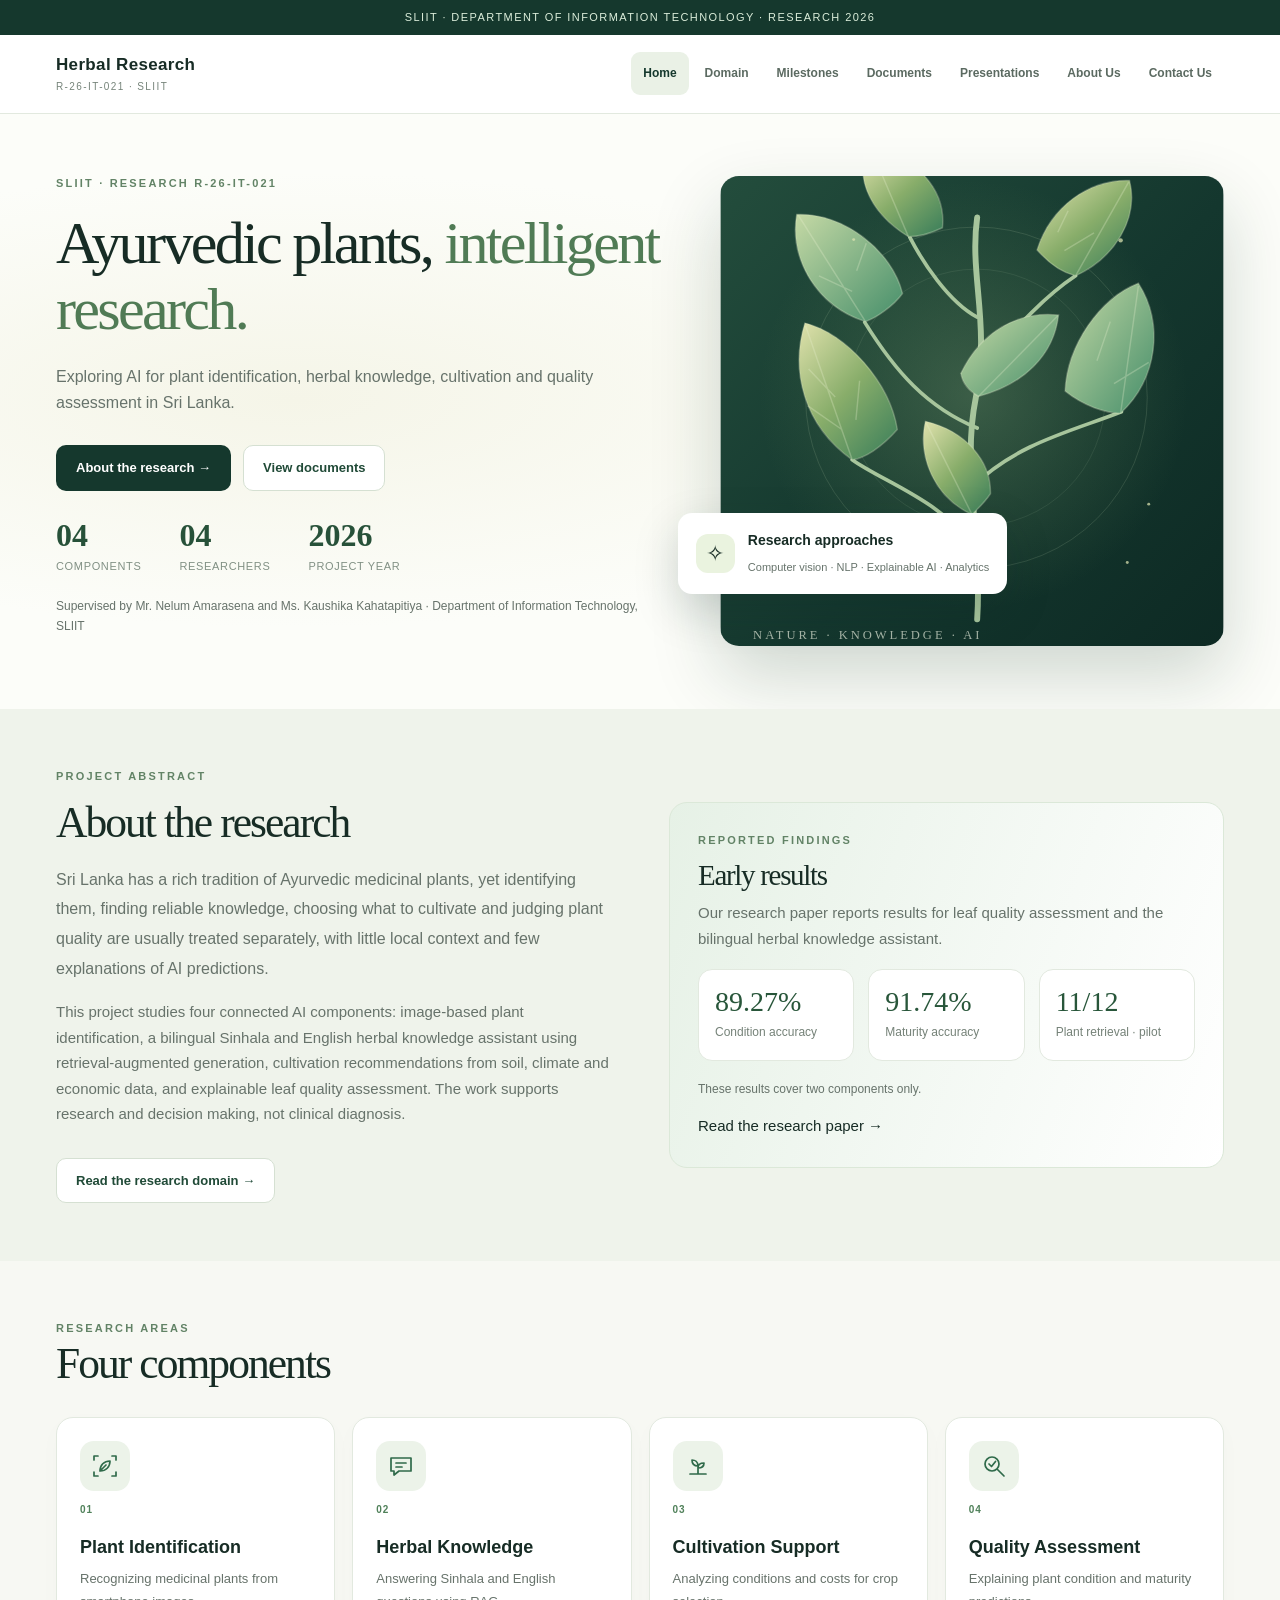
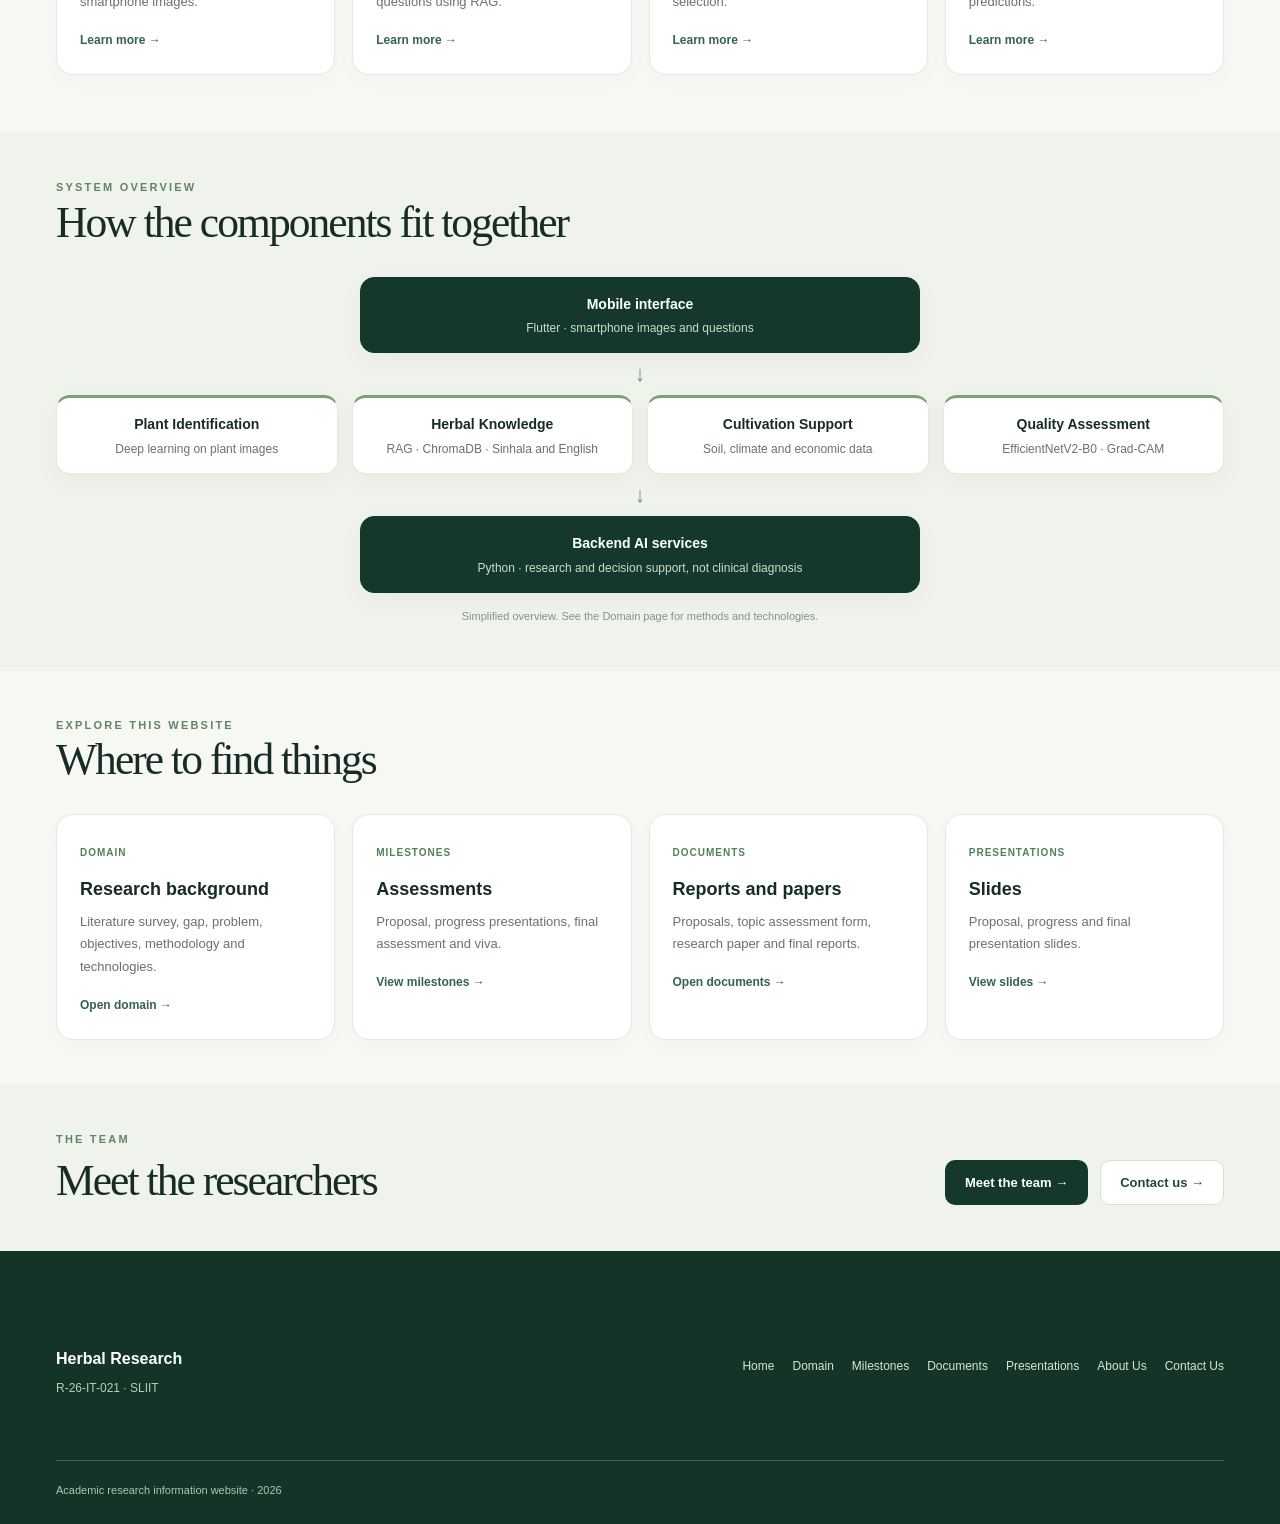
<file: index.html>
<!doctype html>
<html lang="en">
<head>
<meta charset="utf-8">
<meta name="viewport" content="width=device-width, initial-scale=1">
<meta name="theme-color" content="#15382d">
<meta name="description" content="Research information website for R-26-IT-021 at SLIIT: AI for Ayurvedic plant identification, bilingual herbal knowledge, cultivation recommendation and explainable quality assessment in Sri Lanka.">
<title>Home | Herbal Research</title>
<link rel="icon" href="assets/favicon.svg" type="image/svg+xml">
<link rel="stylesheet" href="assets/styles.css">
<style>

.icon-circle svg{width:28px;height:28px;stroke:#2f6a4a;fill:none;stroke-width:1.7;stroke-linecap:round;stroke-linejoin:round}
.card-grid .card .icon-circle{margin-bottom:4px}
.flow{display:grid;gap:10px;justify-items:center}
.flow-node{background:#fff;border:1px solid var(--line);border-radius:14px;padding:15px 18px;text-align:center;box-shadow:0 7px 24px rgba(16,49,28,.04)}
.flow-node strong{display:block;font-size:14px;margin-bottom:3px}
.flow-node small{display:block;font-size:12px;line-height:1.5;color:var(--muted)}
.flow-node.edge{background:var(--deep);border-color:var(--deep);color:#fff;width:min(560px,100%)}
.flow-node.edge small{color:#c9ddcb}
.flow-row{display:grid;grid-template-columns:repeat(4,minmax(0,1fr));gap:14px;width:100%}
.flow-row .flow-node{border-top:3px solid #75a472}
.flow-arrow{color:#6f9b7a;font-size:22px;line-height:1}
.abstract-grid{align-items:center;gap:58px}
.abstract-stats{grid-template-columns:repeat(3,minmax(0,1fr))}
.abstract-stats .result-stat{padding:16px}
.abstract-stats .result-stat strong{font-size:28px}
.flow-note{margin:14px 0 0;text-align:center;font-size:11px;color:#839286}
@media (max-width:1100px){.flow-row{grid-template-columns:repeat(2,minmax(0,1fr))}}
@media (max-width:900px){.abstract-grid{grid-template-columns:1fr;gap:28px}}
@media (max-width:560px){.flow-row{grid-template-columns:1fr}.abstract-stats{grid-template-columns:1fr}}
</style>
</head>
<body data-page="index">

<div id="site-nav"></div>

<main id="main-content">


<section class="hero">
  <div class="container hero-grid">
    <div class="hero-copy">
      <div class="eyebrow">SLIIT · Research R-26-IT-021</div>
      <h1 class="serif">Ayurvedic plants, <em>intelligent research.</em></h1>
      <p class="lead">Exploring AI for plant identification, herbal knowledge, cultivation and quality assessment in Sri Lanka.</p>
      <div class="button-row">
        <a class="btn primary" href="domain.html">About the research →</a>
        <a class="btn secondary" href="documents.html">View documents</a>
      </div>
      <div class="hero-metrics">
        <div class="metric"><strong>04</strong><small>COMPONENTS</small></div>
        <div class="metric"><strong>04</strong><small>RESEARCHERS</small></div>
        <div class="metric"><strong>2026</strong><small>PROJECT YEAR</small></div>
      </div>
      <p class="small" style="margin-top:18px">Supervised by Mr. Nelum Amarasena and Ms. Kaushika Kahatapitiya · Department of Information Technology, SLIIT</p>
    </div>
    <div class="hero-visual">
      <img class="hero-art" src="assets/botanical.svg" alt="Illustration of medicinal plant leaves">
      <div class="float-card"><span class="float-icon" aria-hidden="true">✧</span><span><strong>Research approaches</strong><small>Computer vision · NLP · Explainable AI · Analytics</small></span></div>
    </div>
  </div>
</section>


<section class="section alt" id="abstract" aria-labelledby="abstract-title">
  <div class="container">
    <div class="two-col abstract-grid">
      <div>
        <div class="eyebrow">Project abstract</div>
        <h2 class="serif" id="abstract-title" style="margin:12px 0 17px">About the research</h2>
        <p class="lead">Sri Lanka has a rich tradition of Ayurvedic medicinal plants, yet identifying them, finding reliable knowledge, choosing what to cultivate and judging plant quality are usually treated separately, with little local context and few explanations of AI predictions.</p>
        <p>This project studies four connected AI components: image-based plant identification, a bilingual Sinhala and English herbal knowledge assistant using retrieval-augmented generation, cultivation recommendations from soil, climate and economic data, and explainable leaf quality assessment. The work supports research and decision making, not clinical diagnosis.</p>
        <a class="btn secondary" style="margin-top:16px" href="domain.html">Read the research domain →</a>
      </div>
      <div class="wide-result">
        <div class="eyebrow">Reported findings</div>
        <h3 class="serif" style="font-size:29px">Early results</h3>
        <p>Our research paper reports results for leaf quality assessment and the bilingual herbal knowledge assistant.</p>
        <div class="result-stats abstract-stats">
          <div class="result-stat"><strong>89.27%</strong><span>Condition accuracy</span></div>
          <div class="result-stat"><strong>91.74%</strong><span>Maturity accuracy</span></div>
          <div class="result-stat"><strong>11/12</strong><span>Plant retrieval · pilot</span></div>
        </div>
        <p class="small" style="margin:0">These results cover two components only.</p>
        <a class="text-link" style="display:inline-block;margin-top:14px" href="documents.html">Read the research paper →</a>
      </div>
    </div>
  </div>
</section>


<section class="section" aria-labelledby="components-title">
  <div class="container">
    <div class="section-heading">
      <div>
        <div class="eyebrow">Research areas</div>
        <h2 class="serif" id="components-title">Four components</h2>
      </div>
    </div>
    <div class="card-grid">
      <article class="card">
        <div class="icon-circle" aria-hidden="true"><svg viewBox="0 0 28 28"><path d="M3 8V4h4M21 4h4v4M25 20v4h-4M7 24H3v-4"/><path d="M9 19c0-6 4-10 10-10 0 6-4 10-10 10zM9 19l6-6"/></svg></div>
        <span class="tag">01</span><h3>Plant Identification</h3><p>Recognizing medicinal plants from smartphone images.</p><a class="text-link" href="domain.html#identification">Learn more →</a>
      </article>
      <article class="card">
        <div class="icon-circle" aria-hidden="true"><svg viewBox="0 0 28 28"><path d="M4 6h20v13H12l-5 4v-4H4zM9 11h10M9 15h6"/></svg></div>
        <span class="tag">02</span><h3>Herbal Knowledge</h3><p>Answering Sinhala and English questions using RAG.</p><a class="text-link" href="domain.html#knowledge">Learn more →</a>
      </article>
      <article class="card">
        <div class="icon-circle" aria-hidden="true"><svg viewBox="0 0 28 28"><path d="M14 22v-8M14 14c0-4-3-6-6-6 0 4 2 6 6 6M14 16c0-3 2-5 6-5 0 3-2 5-6 5M6 22h16"/></svg></div>
        <span class="tag">03</span><h3>Cultivation Support</h3><p>Analyzing conditions and costs for crop selection.</p><a class="text-link" href="domain.html#cultivation">Learn more →</a>
      </article>
      <article class="card">
        <div class="icon-circle" aria-hidden="true"><svg viewBox="0 0 28 28"><circle cx="12" cy="12" r="7"/><path d="M17.5 17.5L24 24M9 12l2.5 2.5L15.5 9.5"/></svg></div>
        <span class="tag">04</span><h3>Quality Assessment</h3><p>Explaining plant condition and maturity predictions.</p><a class="text-link" href="domain.html#quality">Learn more →</a>
      </article>
    </div>
  </div>
</section>


<section class="section compact alt" aria-labelledby="flow-title">
  <div class="container">
    <div class="section-heading">
      <div>
        <div class="eyebrow">System overview</div>
        <h2 class="serif" id="flow-title">How the components fit together</h2>
      </div>
    </div>
    <div class="flow">
      <div class="flow-node edge"><strong>Mobile interface</strong><small>Flutter · smartphone images and questions</small></div>
      <div class="flow-arrow" aria-hidden="true">↓</div>
      <div class="flow-row">
        <div class="flow-node"><strong>Plant Identification</strong><small>Deep learning on plant images</small></div>
        <div class="flow-node"><strong>Herbal Knowledge</strong><small>RAG · ChromaDB · Sinhala and English</small></div>
        <div class="flow-node"><strong>Cultivation Support</strong><small>Soil, climate and economic data</small></div>
        <div class="flow-node"><strong>Quality Assessment</strong><small>EfficientNetV2-B0 · Grad-CAM</small></div>
      </div>
      <div class="flow-arrow" aria-hidden="true">↓</div>
      <div class="flow-node edge"><strong>Backend AI services</strong><small>Python · research and decision support, not clinical diagnosis</small></div>
    </div>
    <p class="flow-note">Simplified overview. See the Domain page for methods and technologies.</p>
  </div>
</section>


<section class="section compact" aria-labelledby="explore-title">
  <div class="container">
    <div class="section-heading">
      <div>
        <div class="eyebrow">Explore this website</div>
        <h2 class="serif" id="explore-title">Where to find things</h2>
      </div>
    </div>
    <div class="card-grid">
      <article class="card"><span class="tag">Domain</span><h3>Research background</h3><p>Literature survey, gap, problem, objectives, methodology and technologies.</p><a class="text-link" href="domain.html">Open domain →</a></article>
      <article class="card"><span class="tag">Milestones</span><h3>Assessments</h3><p>Proposal, progress presentations, final assessment and viva.</p><a class="text-link" href="milestones.html">View milestones →</a></article>
      <article class="card"><span class="tag">Documents</span><h3>Reports and papers</h3><p>Proposals, topic assessment form, research paper and final reports.</p><a class="text-link" href="documents.html">Open documents →</a></article>
      <article class="card"><span class="tag">Presentations</span><h3>Slides</h3><p>Proposal, progress and final presentation slides.</p><a class="text-link" href="presentations.html">View slides →</a></article>
    </div>
  </div>
</section>

<section class="section compact alt">
  <div class="container quick-links">
    <div>
      <div class="eyebrow">The team</div>
      <h2 class="serif">Meet the researchers</h2>
    </div>
    <div class="button-row">
      <a class="btn primary" href="about.html">Meet the team →</a>
      <a class="btn secondary" href="contact.html">Contact us →</a>
    </div>
  </div>
</section>

</main>

<div id="site-footer"></div>
<script src="assets/site.js"></script>
</body>
</html>
</file>
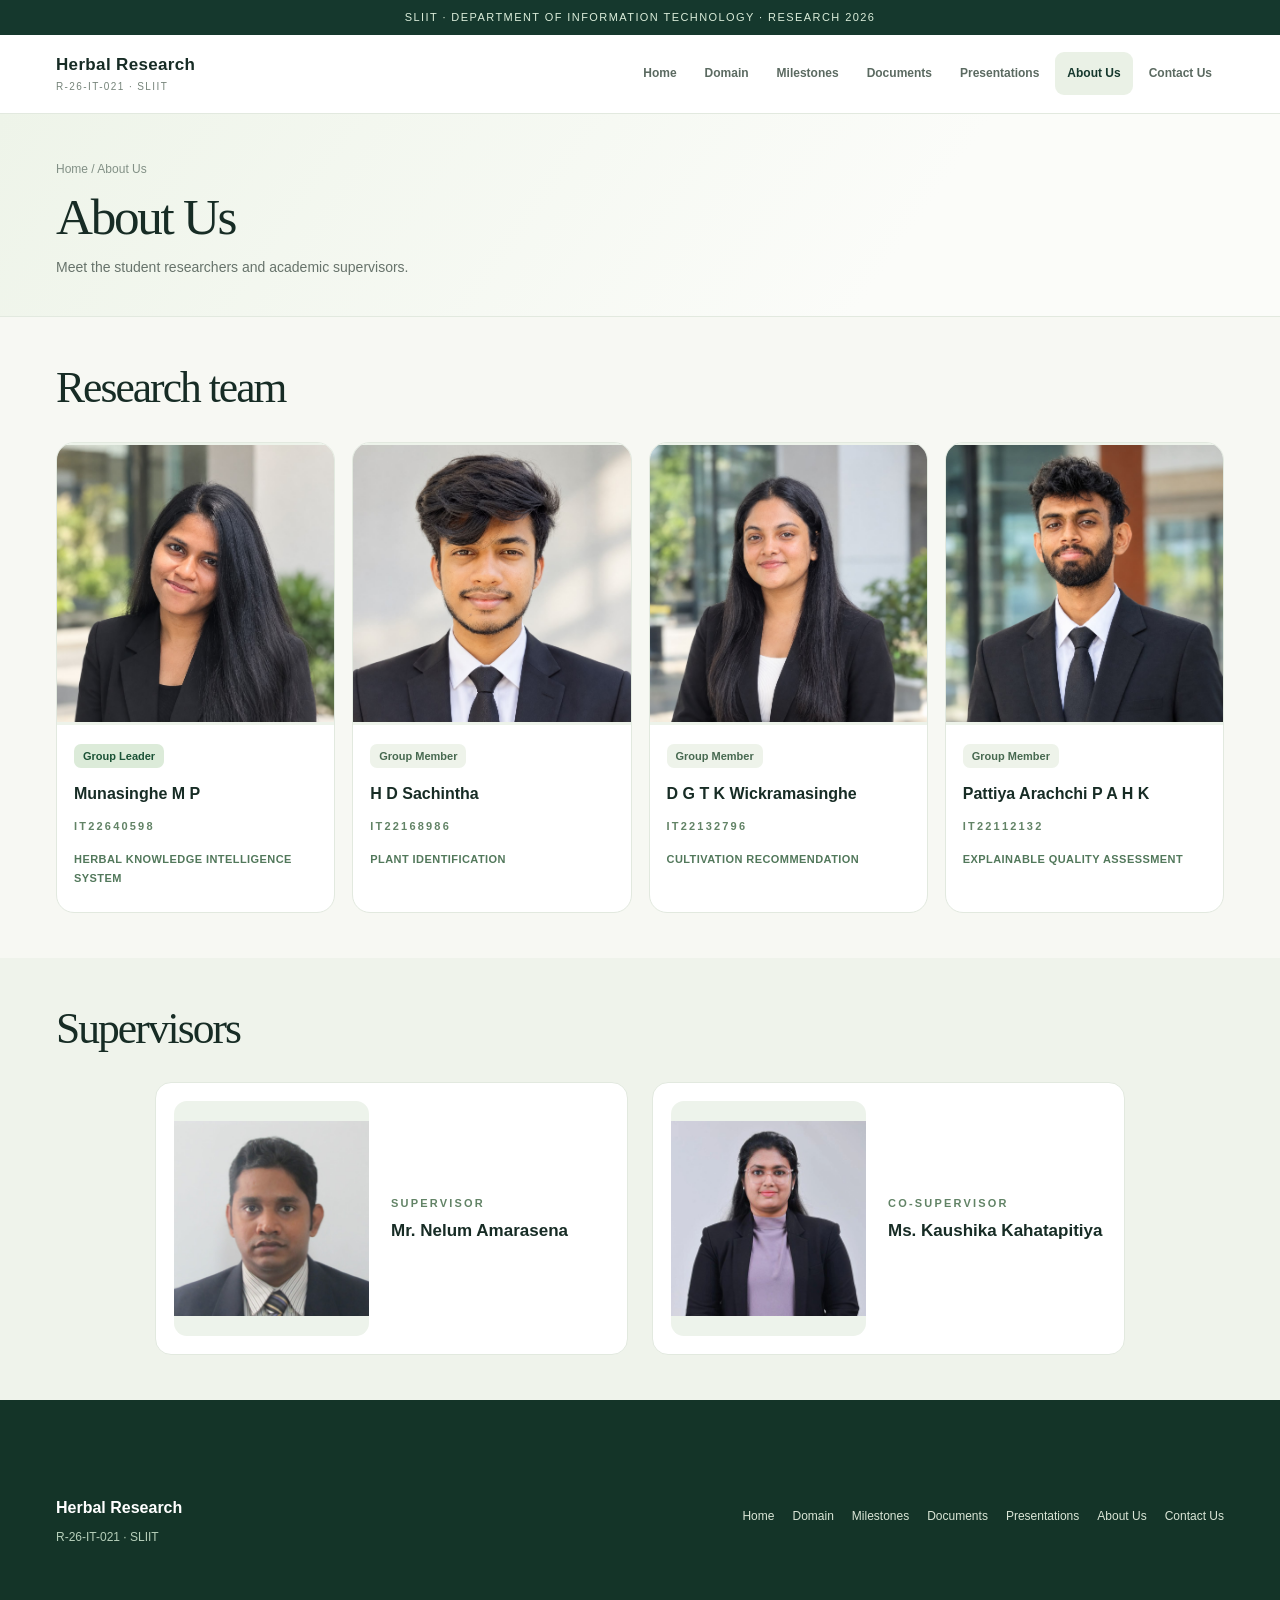
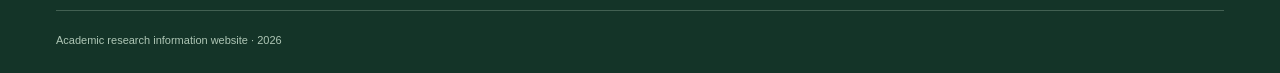
<file: about.html>
<!doctype html>
<html lang="en">
<head>
  <meta charset="utf-8">
  <meta name="viewport" content="width=device-width, initial-scale=1">
  <meta name="theme-color" content="#15382d">
  <meta name="description" content="Research team and academic supervisors for project R-26-IT-021, SLIIT.">
  <title>About Us | Herbal Research</title>
  <link rel="icon" href="assets/favicon.svg" type="image/svg+xml">
  <link rel="stylesheet" href="assets/styles.css">


  <style>
  
    .profile-card .profile-photo {
      height: 282px;
      background: #edf3ea;
    }
    .profile-photo img {
      display: block;
      width: 100%;
      height: 100%;
      object-fit: contain;
      object-position: center;
    }
   
    .supervisor-grid {
      max-width: 970px;
    }

    .supervisor-card .profile-photo {
      width: 195px;
      min-width: 195px;
      height: 235px;
      flex: 0 0 195px;
      border-radius: 13px;
      overflow: hidden;
      background: #edf3eb;
    }

   .supervisor-card .profile-photo img {
      width: 100%;
      height: 100%;
      object-fit: contain;
      object-position: center;
    }

    @media (max-width: 900px) {
      .supervisor-grid { grid-template-columns: 1fr; max-width: 600px; }
    }
    .member-label {
      display: inline-block;
      margin-bottom: 9px;
      padding: 4px 9px;
      border-radius: 7px;
      background: #eef3ea;
      color: #476950;
      font-size: 11px;
      font-weight: 750;
      line-height: 1.5;
    }
    .member-label.leader {
      background: #dcebd9;
      color: #1b5236;
    }
    @media (max-width: 560px) {
      .profile-card .profile-photo { height: 320px; }
      .supervisor-card .profile-photo {
        width: min(100%, 235px);
        min-width: 0;
        height: 260px;
      }
    }
  </style>
</head>

<body data-page="about">
  <div id="site-nav"></div>

  <main id="main-content">
    <section class="page-hero">
      <div class="container">
        <div class="breadcrumb"><a href="index.html">Home</a> / About Us</div>
        <h1 class="serif">About Us</h1>
        <p>Meet the student researchers and academic supervisors.</p>
      </div>
    </section>

    
    <section class="section compact">
      <div class="container">
        <div class="section-heading">
          <h2 class="serif">Research team</h2>
        </div>

        <div class="profiles">
         
          <article class="profile-card">
            <div class="profile-photo"
                 data-portrait="munasinghe"
                 data-folder="images/team/"
                 data-alt="Munasinghe M P">
              <span class="initials">MP</span>
            </div>
            <div class="profile-body">
              <span class="member-label leader">Group Leader</span>
              <h3>Munasinghe M P</h3>
              <span class="eyebrow">IT22640598</span>
              <p class="role">Herbal Knowledge Intelligence System</p>
            </div>
          </article>

          
          <article class="profile-card">
            <div class="profile-photo"
                 data-portrait="sachintha"
                 data-folder="images/team/"
                 data-alt="H D Sachintha">
              <span class="initials">HS</span>
            </div>
            <div class="profile-body">
              <span class="member-label">Group Member</span>
              <h3>H D Sachintha</h3>
              <span class="eyebrow">IT22168986</span>
              <p class="role">Plant Identification</p>
            </div>
          </article>

          
          <article class="profile-card">
            <div class="profile-photo"
                 data-portrait="wickramasinghe"
                 data-folder="images/team/"
                 data-alt="D G T K Wickramasinghe">
              <span class="initials">DW</span>
            </div>
            <div class="profile-body">
              <span class="member-label">Group Member</span>
              <h3>D G T K Wickramasinghe</h3>
              <span class="eyebrow">IT22132796</span>
              <p class="role">Cultivation Recommendation</p>
            </div>
          </article>

          
          <article class="profile-card">
            <div class="profile-photo"
                 data-portrait="pattiya-arachchi"
                 data-folder="images/team/"
                 data-alt="Pattiya Arachchi P A H K">
              <span class="initials">PA</span>
            </div>
            <div class="profile-body">
              <span class="member-label">Group Member</span>
              <h3>Pattiya Arachchi P A H K</h3>
              <span class="eyebrow">IT22112132</span>
              <p class="role">Explainable Quality Assessment</p>
            </div>
          </article>
        </div>
      </div>
    </section>

    
    <section class="section compact alt">
      <div class="container">
        <div class="section-heading">
          <h2 class="serif">Supervisors</h2>
        </div>
        <div class="supervisor-grid">
          <article class="supervisor-card">
            <div class="profile-photo"
                 data-portrait="nelum-amarasena"
                 data-folder="images/supervisors/"
                 data-alt="Mr. Nelum Amarasena">
              <span class="initials">NA</span>
            </div>
            <div>
              <span class="eyebrow">Supervisor</span>
              <h3>Mr. Nelum Amarasena</h3>
            </div>
          </article>

          <article class="supervisor-card">
            <div class="profile-photo"
                 data-portrait="kaushika-kahatapitiya"
                 data-folder="images/supervisors/"
                 data-alt="Ms. Kaushika Kahatapitiya">
              <span class="initials">KK</span>
            </div>
            <div>
              <span class="eyebrow">Co-supervisor</span>
              <h3>Ms. Kaushika Kahatapitiya</h3>
            </div>
          </article>
        </div>
      </div>
    </section>
  </main>

  <div id="site-footer"></div>
  <script src="assets/site.js"></script>
  <script>
    
    document.querySelectorAll('[data-portrait]').forEach((box) => {
      const base = box.dataset.folder + box.dataset.portrait;
      const extensions = ['.jpeg', '.jpg', '.png', '.webp', '.jfif', '.JPEG', '.JPG', '.PNG', '.WEBP'];

      function tryImage(index) {
        if (index >= extensions.length) return;

        const img = new Image();
        img.onload = () => {
          img.alt = box.dataset.alt || 'Profile photograph';
          box.replaceChildren(img);
        };
        img.onerror = () => tryImage(index + 1);
        img.src = base + extensions[index];
      }
      tryImage(0);
    });
  </script>
</body>
</html>
</file>
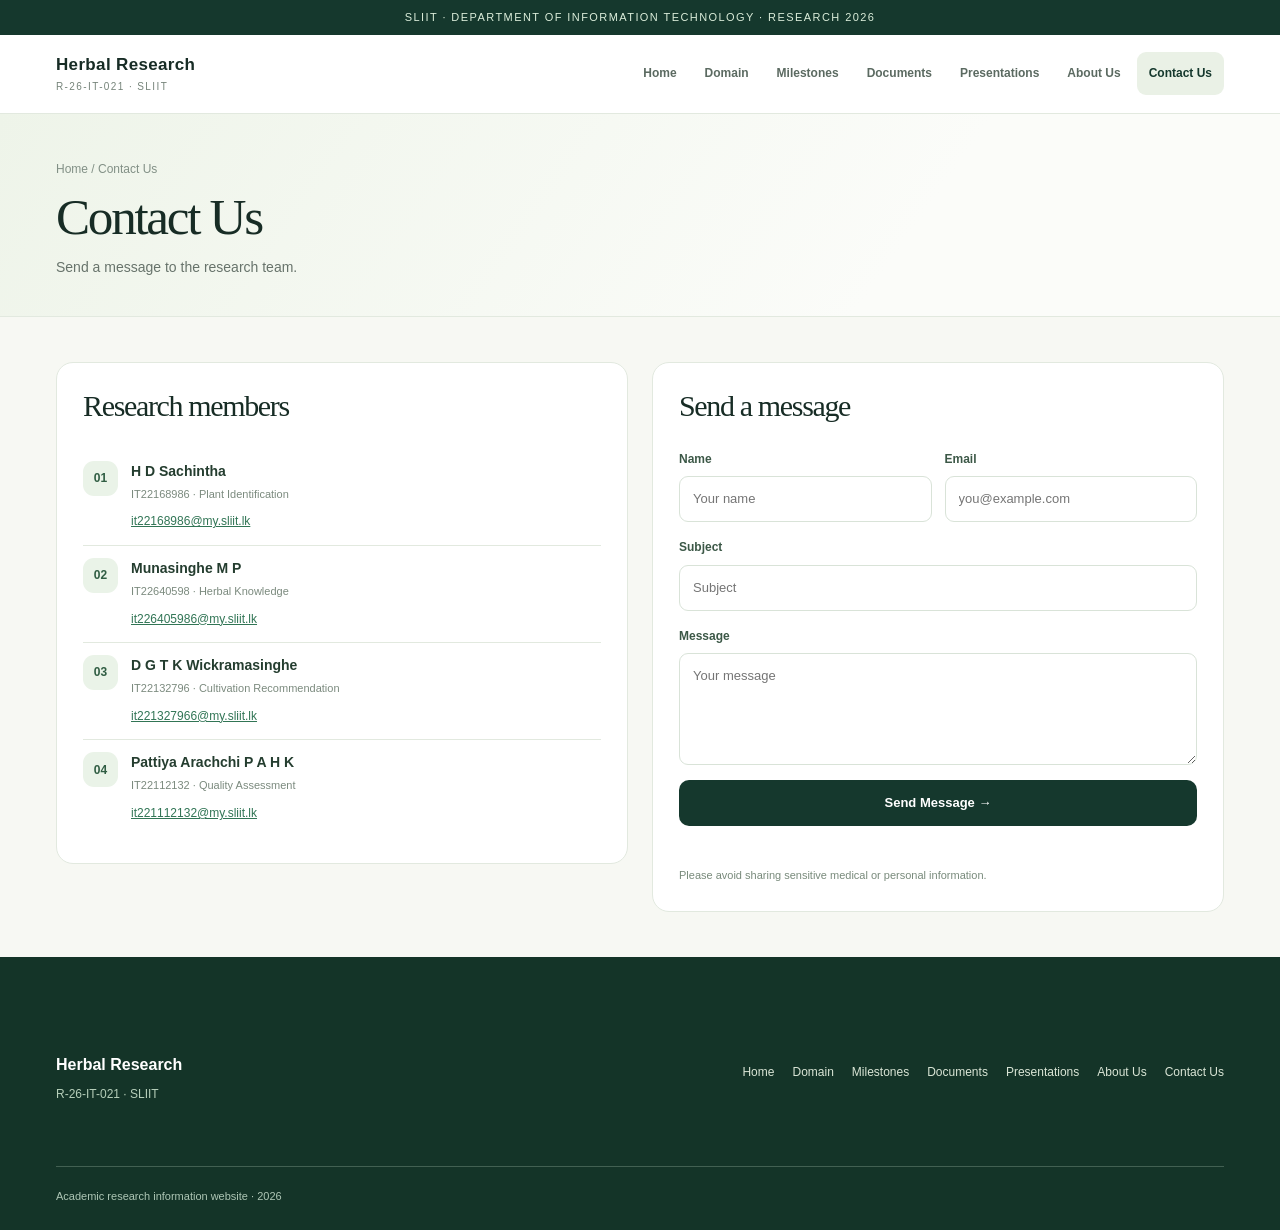
<file: contact.html>
<!doctype html>
<html lang="en">
<head>
  <meta charset="utf-8">
  <meta name="viewport" content="width=device-width, initial-scale=1">
  <meta name="theme-color" content="#15382d">
  <meta name="description" content="Contact the research group for project R-26-IT-021, SLIIT.">
  <title>Contact Us | Herbal Research</title>
  <link rel="icon" href="assets/favicon.svg" type="image/svg+xml">
  <link rel="stylesheet" href="assets/styles.css">
</head>
<body data-page="contact">
  <div id="site-nav"></div>
  <main id="main-content">
    <section class="page-hero">
      <div class="container">
        <div class="breadcrumb"><a href="index.html">Home</a> / Contact Us</div>
        <h1 class="serif">Contact Us</h1>
        <p>Send a message to the research team.</p>
      </div>
    </section>

    <section class="section compact">
      <div class="container contact-grid">
        <div class="contact-card">
          <h2 class="serif" style="font-size:30px">Research members</h2>
          <div id="contact-members"></div>
        </div>

        <div class="contact-card">
          <h2 class="serif" style="font-size:30px">Send a message</h2>

          <form id="research-contact-form" class="contact-form"
                action="https://formspree.io/f/xeaekved" method="POST">
            <div class="form-row">
              <div class="form-field">
                <label for="visitor-name">Name</label>
                <input id="visitor-name" name="name" placeholder="Your name"
                       autocomplete="name" required maxlength="120">
              </div>
              <div class="form-field">
                <label for="visitor-email">Email</label>
                <input id="visitor-email" name="email" type="email"
                       placeholder="you@example.com" autocomplete="email"
                       required maxlength="150">
              </div>
            </div>

            <div class="form-field">
              <label for="contact-subject">Subject</label>
              <input id="contact-subject" name="subject" placeholder="Subject"
                     required maxlength="140">
            </div>

            <div class="form-field">
              <label for="contact-message">Message</label>
              <textarea id="contact-message" name="message"
                        placeholder="Your message" required minlength="10"
                        maxlength="5000"></textarea>
            </div>

          
            <div aria-hidden="true" style="position:absolute;left:-9999px;height:1px;overflow:hidden">
              <label for="contact-website">Website</label>
              <input id="contact-website" type="text" name="website"
                     tabindex="-1" autocomplete="off">
            </div>

            <input type="hidden" name="project" value="R-26-IT-021 · Herbal Research">
            <button type="submit" class="btn primary send-btn">Send Message →</button>
            <p id="form-message" class="form-message" role="status" aria-live="polite"></p>
          </form>
          <p class="form-note">Please avoid sharing sensitive medical or personal information.</p>
        </div>
      </div>
    </section>
  </main>
  <div id="site-footer"></div>
  <script src="assets/site.js"></script>
  <script>
   
    (() => {
      const form = document.getElementById('research-contact-form');
      const feedback = document.getElementById('form-message');
      const button = form.querySelector('[type="submit"]');

      function showStatus(message, ok) {
        feedback.className = 'form-message ' + (ok ? 'success' : 'error');
        feedback.textContent = message;
      }

      form.addEventListener('submit', async (event) => {
        event.preventDefault();
        if (!form.reportValidity()) return;
        if (form.elements.website.value.trim()) return;

        const endpoint = form.getAttribute('action');
        if (endpoint.includes('PASTE_YOUR_FORM_ID')) {
          showStatus('Contact form setup is not complete. Please configure the Formspree form ID.', false);
          return;
        }

        button.disabled = true;
        button.textContent = 'Sending…';
        feedback.textContent = '';

        try {
          const response = await fetch(endpoint, {
            method: 'POST',
            body: new FormData(form),
            headers: { 'Accept': 'application/json' }
          });

          if (response.ok) {
            form.reset();
            showStatus('Your message was submitted successfully.', true);
          } else {
            let message = 'Message could not be sent. Please try again.';
            try {
              const result = await response.json();
              if (Array.isArray(result.errors) && result.errors.length) {
                message = result.errors.map(error => error.message).filter(Boolean).join(' ');
              }
            } catch (_) {}
            showStatus(message, false);
          }
        } catch (_) {
          showStatus('Could not connect to the message service. Check your internet connection and try again.', false);
        } finally {
          button.disabled = false;
          button.textContent = 'Send Message →';
        }
      });
    })();
  </script>
</body>
</html>
</file>
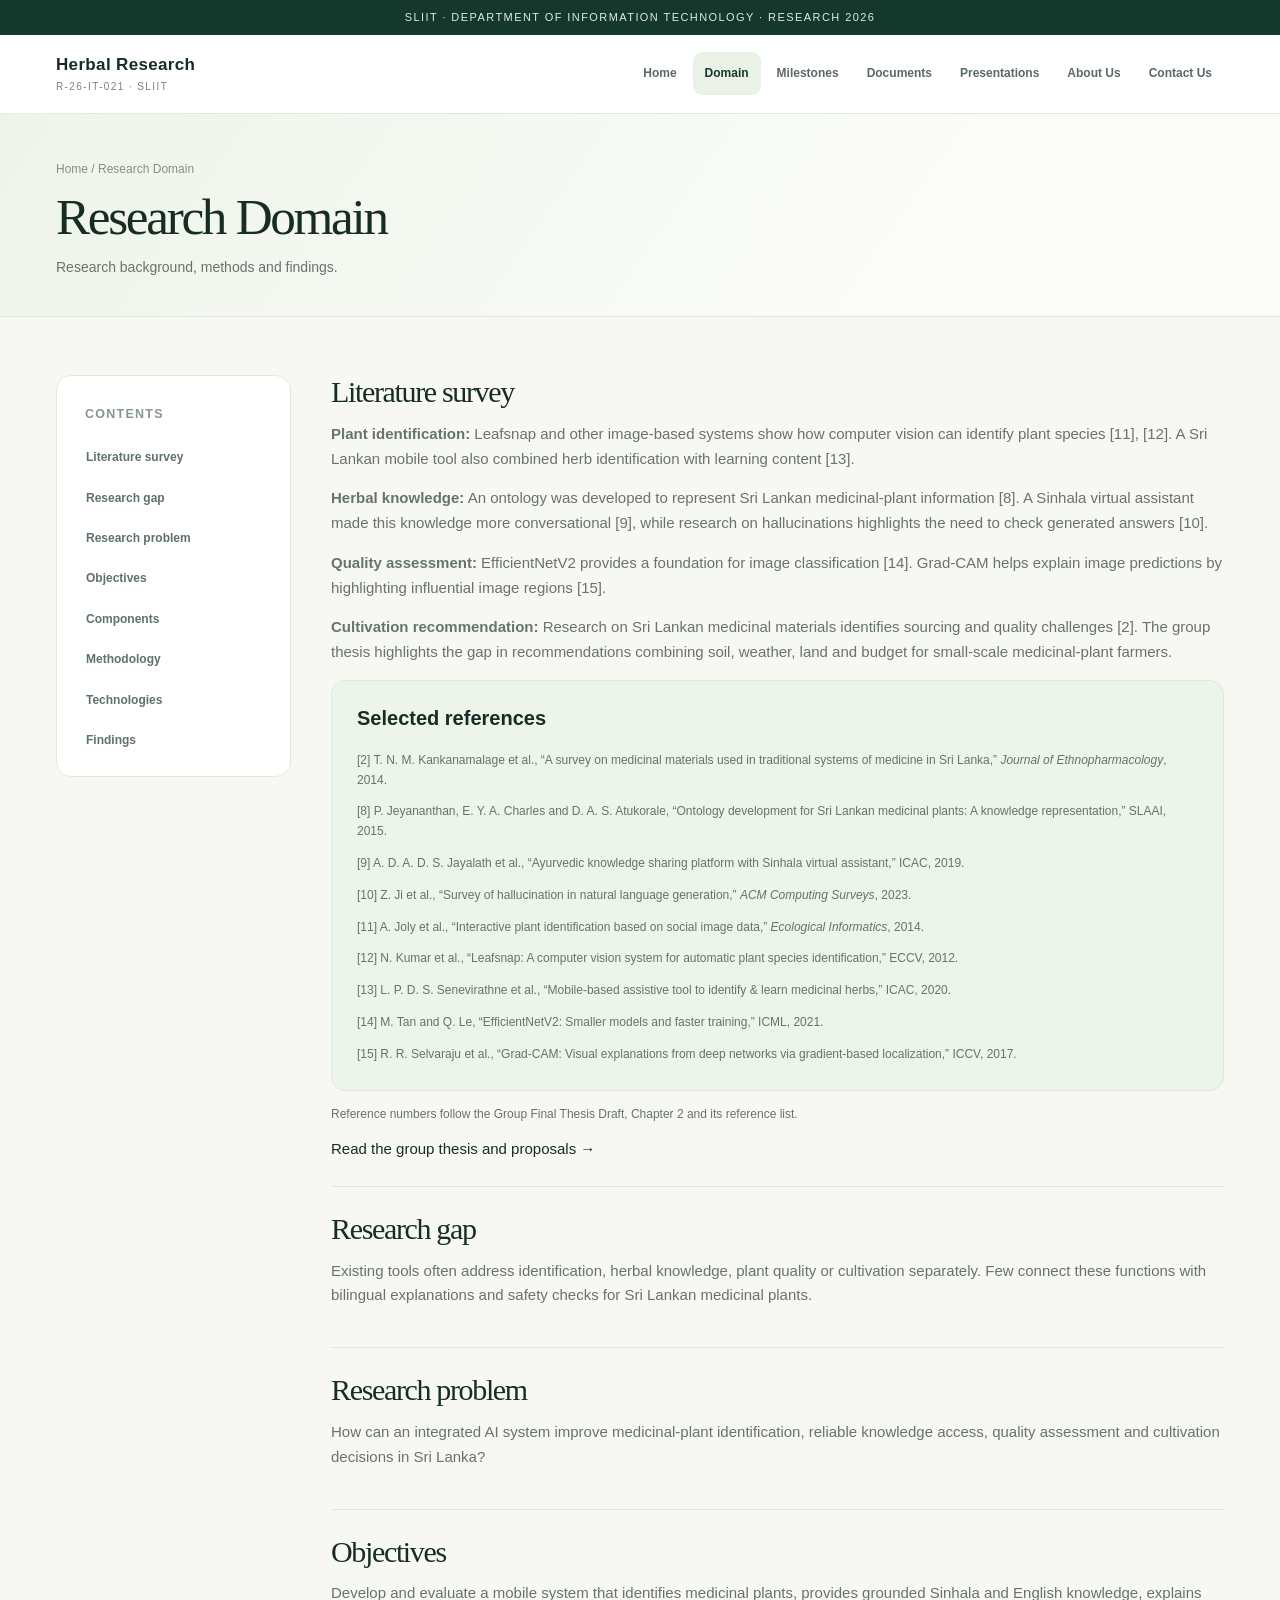
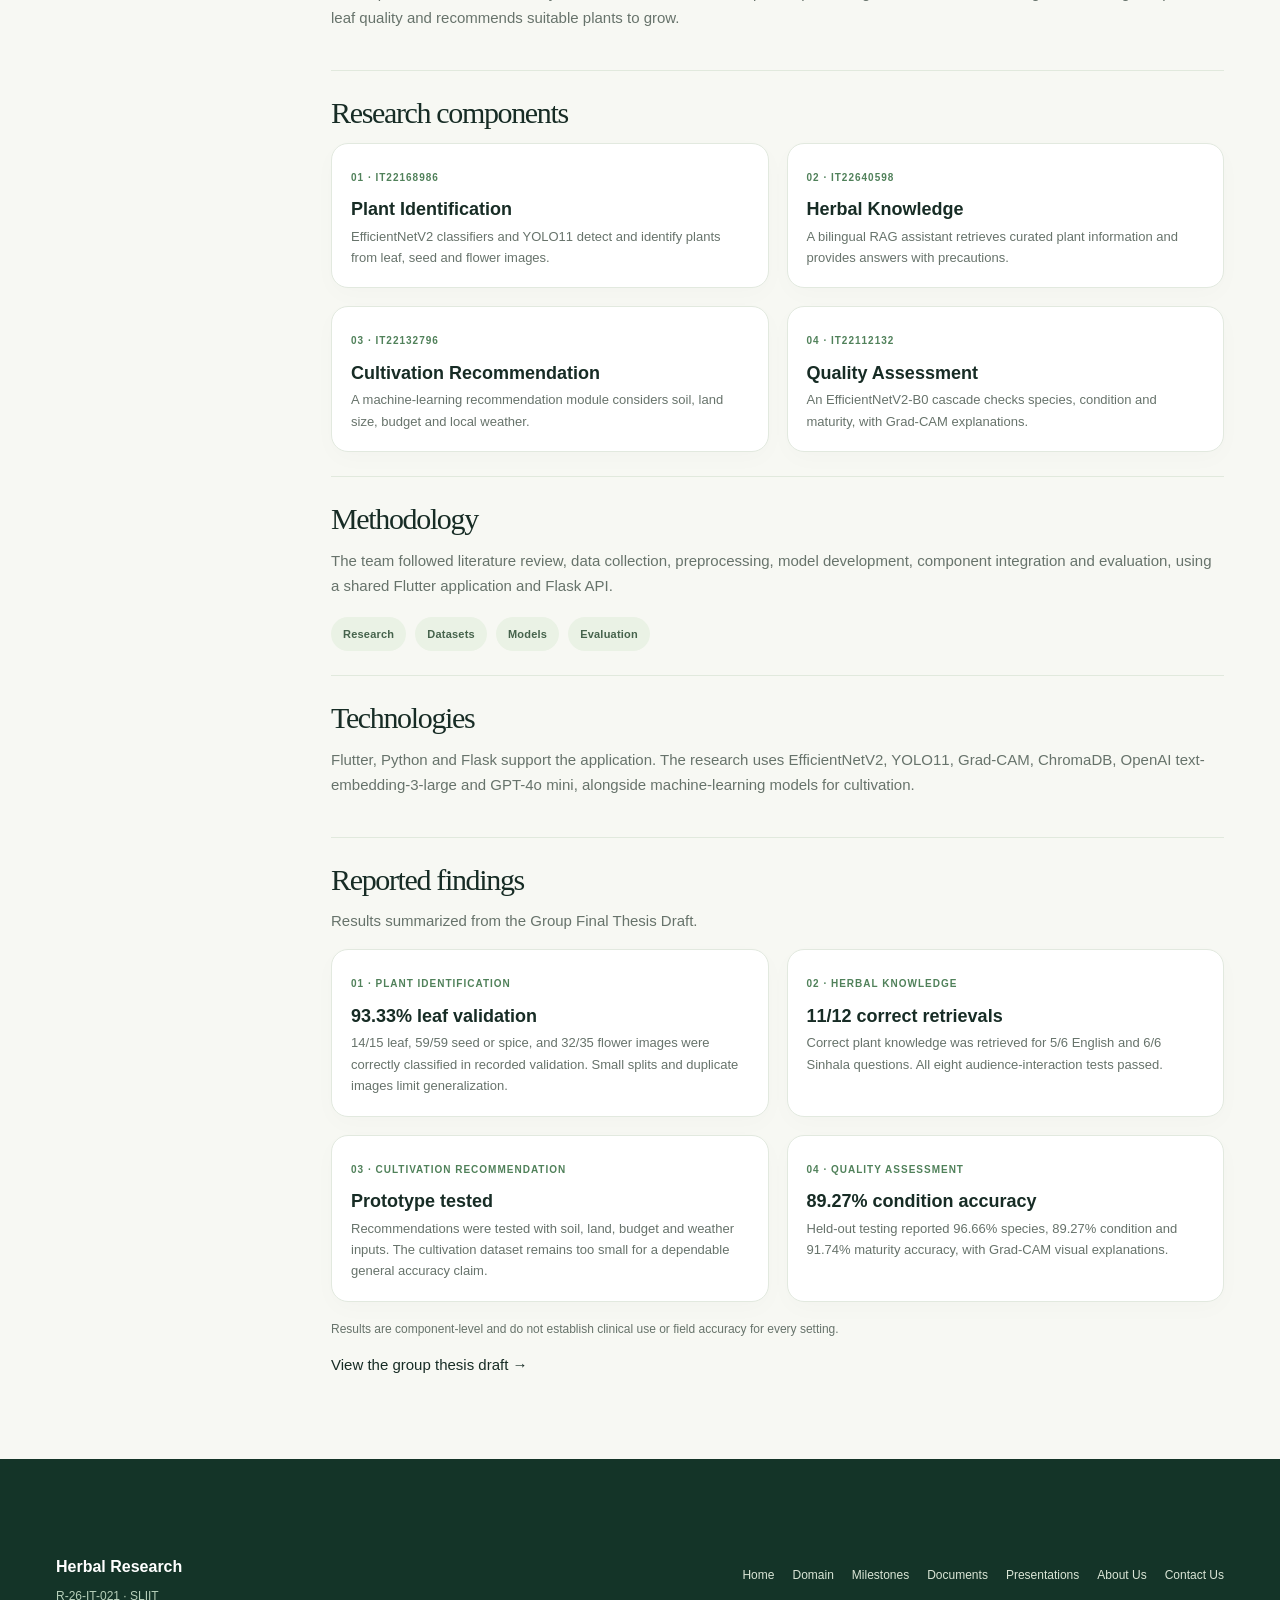
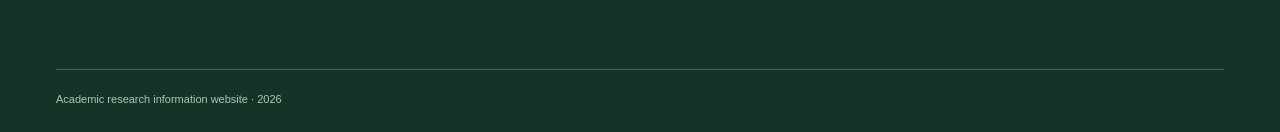
<file: domain.html>
<!doctype html>
<html lang="en">

<head>
    <meta charset="utf-8">
    <meta name="viewport" content="width=device-width, initial-scale=1">
    <meta name="theme-color" content="#15382d">
    <meta name="description" content="Research domain for project R-26-IT-021, SLIIT.">

    <title>Domain | Herbal Research</title>
    <link rel="icon" href="assets/favicon.svg" type="image/svg+xml">
    <link rel="stylesheet" href="assets/styles.css">
</head>

<body data-page="domain">
    <div id="site-nav"></div>

    <main id="main-content">
        <section class="page-hero">
            <div class="container">
                <div class="breadcrumb">
                    <a href="index.html">Home</a> / Research Domain
                </div>

                <h1 class="serif">Research Domain</h1>
                <p>Research background, methods and findings.</p>
            </div>
        </section>

        <section class="section">
            <div class="container content-grid">
                <aside class="side-menu">
                    <small>CONTENTS</small>
                    <a href="#literature">Literature survey</a>
                    <a href="#gap">Research gap</a>
                    <a href="#problem">Research problem</a>
                    <a href="#objectives">Objectives</a>
                    <a href="#components">Components</a>
                    <a href="#methodology">Methodology</a>
                    <a href="#technologies">Technologies</a>
                    <a href="#findings">Findings</a>
                </aside>

                <div>
                    <section class="article-section" id="literature">
                        <h2 class="serif">Literature survey</h2>

                        <p>
                            <strong>Plant identification:</strong>
                            Leafsnap and other image-based systems show how computer vision
                            can identify plant species [11], [12]. A Sri Lankan mobile tool
                            also combined herb identification with learning content [13].
                        </p>

                        <p>
                            <strong>Herbal knowledge:</strong>
                            An ontology was developed to represent Sri Lankan medicinal-plant
                            information [8]. A Sinhala virtual assistant made this knowledge
                            more conversational [9], while research on hallucinations
                            highlights the need to check generated answers [10].
                        </p>

                        <p>
                            <strong>Quality assessment:</strong>
                            EfficientNetV2 provides a foundation for image classification [14].
                            Grad-CAM helps explain image predictions by highlighting
                            influential image regions [15].
                        </p>

                        <p>
                            <strong>Cultivation recommendation:</strong>
                            Research on Sri Lankan medicinal materials identifies sourcing
                            and quality challenges [2]. The group thesis highlights the gap
                            in recommendations combining soil, weather, land and budget
                            for small-scale medicinal-plant farmers.
                        </p>

                        <div class="soft-panel">
                            <h3>Selected references</h3>

                            <p class="small">
                                [2] T. N. M. Kankanamalage et al., “A survey on medicinal materials
                                used in traditional systems of medicine in Sri Lanka,”
                                <em>Journal of Ethnopharmacology</em>, 2014.
                            </p>

                            <p class="small">
                                [8] P. Jeyananthan, E. Y. A. Charles and D. A. S. Atukorale,
                                “Ontology development for Sri Lankan medicinal plants:
                                A knowledge representation,” SLAAI, 2015.
                            </p>

                            <p class="small">
                                [9] A. D. A. D. S. Jayalath et al., “Ayurvedic knowledge sharing
                                platform with Sinhala virtual assistant,” ICAC, 2019.
                            </p>

                            <p class="small">
                                [10] Z. Ji et al., “Survey of hallucination in natural language
                                generation,” <em>ACM Computing Surveys</em>, 2023.
                            </p>

                            <p class="small">
                                [11] A. Joly et al., “Interactive plant identification based on
                                social image data,” <em>Ecological Informatics</em>, 2014.
                            </p>

                            <p class="small">
                                [12] N. Kumar et al., “Leafsnap: A computer vision system for
                                automatic plant species identification,” ECCV, 2012.
                            </p>

                            <p class="small">
                                [13] L. P. D. S. Senevirathne et al., “Mobile-based assistive
                                tool to identify &amp; learn medicinal herbs,” ICAC, 2020.
                            </p>

                            <p class="small">
                                [14] M. Tan and Q. Le, “EfficientNetV2: Smaller models and
                                faster training,” ICML, 2021.
                            </p>

                            <p class="small">
                                [15] R. R. Selvaraju et al., “Grad-CAM: Visual explanations
                                from deep networks via gradient-based localization,” ICCV, 2017.
                            </p>
                        </div>

                        <p class="small" style="margin-top:14px">
                            Reference numbers follow the Group Final Thesis Draft,
                            Chapter 2 and its reference list.
                        </p>

                        <a class="text-link" href="documents.html">
                            Read the group thesis and proposals →
                        </a>
                    </section>

                    <section class="article-section" id="gap">
                        <h2 class="serif">Research gap</h2>
                        <p>
                            Existing tools often address identification, herbal knowledge,
                            plant quality or cultivation separately. Few connect these
                            functions with bilingual explanations and safety checks for
                            Sri Lankan medicinal plants.
                        </p>
                    </section>

                    <section class="article-section" id="problem">
                        <h2 class="serif">Research problem</h2>
                        <p>
                            How can an integrated AI system improve medicinal-plant
                            identification, reliable knowledge access, quality assessment
                            and cultivation decisions in Sri Lanka?
                        </p>
                    </section>

                    <section class="article-section" id="objectives">
                        <h2 class="serif">Objectives</h2>
                        <p>
                            Develop and evaluate a mobile system that identifies medicinal
                            plants, provides grounded Sinhala and English knowledge,
                            explains leaf quality and recommends suitable plants to grow.
                        </p>
                    </section>

                    <section class="article-section" id="components">
                        <h2 class="serif">Research components</h2>

                        <div class="two-col compact-cards">
                            <article class="card" id="identification">
                                <span class="tag">01 · IT22168986</span>
                                <h3>Plant Identification</h3>
                                <p>EfficientNetV2 classifiers and YOLO11 detect and identify plants from leaf, seed and flower images.</p>
                            </article>

                            <article class="card" id="knowledge">
                                <span class="tag">02 · IT22640598</span>
                                <h3>Herbal Knowledge</h3>
                                <p>A bilingual RAG assistant retrieves curated plant information and provides answers with precautions.</p>
                            </article>

                            <article class="card" id="cultivation">
                                <span class="tag">03 · IT22132796</span>
                                <h3>Cultivation Recommendation</h3>
                                <p>A machine-learning recommendation module considers soil, land size, budget and local weather.</p>
                            </article>

                            <article class="card" id="quality">
                                <span class="tag">04 · IT22112132</span>
                                <h3>Quality Assessment</h3>
                                <p>An EfficientNetV2-B0 cascade checks species, condition and maturity, with Grad-CAM explanations.</p>
                            </article>
                        </div>
                    </section>

                    <section class="article-section" id="methodology">
                        <h2 class="serif">Methodology</h2>
                        <p>
                            The team followed literature review, data collection,
                            preprocessing, model development, component integration
                            and evaluation, using a shared Flutter application and Flask API.
                        </p>
                        <div class="pill-row">
                            <span class="pill">Research</span>
                            <span class="pill">Datasets</span>
                            <span class="pill">Models</span>
                            <span class="pill">Evaluation</span>
                        </div>
                    </section>

                    <section class="article-section" id="technologies">
                        <h2 class="serif">Technologies</h2>
                        <p>
                            Flutter, Python and Flask support the application. The research
                            uses EfficientNetV2, YOLO11, Grad-CAM, ChromaDB,
                            OpenAI text-embedding-3-large and GPT-4o mini,
                            alongside machine-learning models for cultivation.
                        </p>
                    </section>

                    <section class="article-section" id="findings">
                        <h2 class="serif">Reported findings</h2>
                        <p>Results summarized from the Group Final Thesis Draft.</p>

                        <div class="two-col compact-cards">
                            <article class="card">
                                <span class="tag">01 · Plant Identification</span>
                                <h3>93.33% leaf validation</h3>
                                <p>14/15 leaf, 59/59 seed or spice, and 32/35 flower images were correctly classified in recorded validation. Small splits and duplicate images limit generalization.</p>
                            </article>

                            <article class="card">
                                <span class="tag">02 · Herbal Knowledge</span>
                                <h3>11/12 correct retrievals</h3>
                                <p>Correct plant knowledge was retrieved for 5/6 English and 6/6 Sinhala questions. All eight audience-interaction tests passed.</p>
                            </article>

                            <article class="card">
                                <span class="tag">03 · Cultivation Recommendation</span>
                                <h3>Prototype tested</h3>
                                <p>Recommendations were tested with soil, land, budget and weather inputs. The cultivation dataset remains too small for a dependable general accuracy claim.</p>
                            </article>

                            <article class="card">
                                <span class="tag">04 · Quality Assessment</span>
                                <h3>89.27% condition accuracy</h3>
                                <p>Held-out testing reported 96.66% species, 89.27% condition and 91.74% maturity accuracy, with Grad-CAM visual explanations.</p>
                            </article>
                        </div>

                        <p class="small" style="margin-top:18px">
                            Results are component-level and do not establish clinical use
                            or field accuracy for every setting.
                        </p>

                        <a class="text-link" href="documents.html">
                            View the group thesis draft →
                        </a>
                    </section>
                </div>
            </div>
        </section>
    </main>

    <div id="site-footer"></div>
    <script src="assets/site.js"></script>
</body>

</html>
</file>
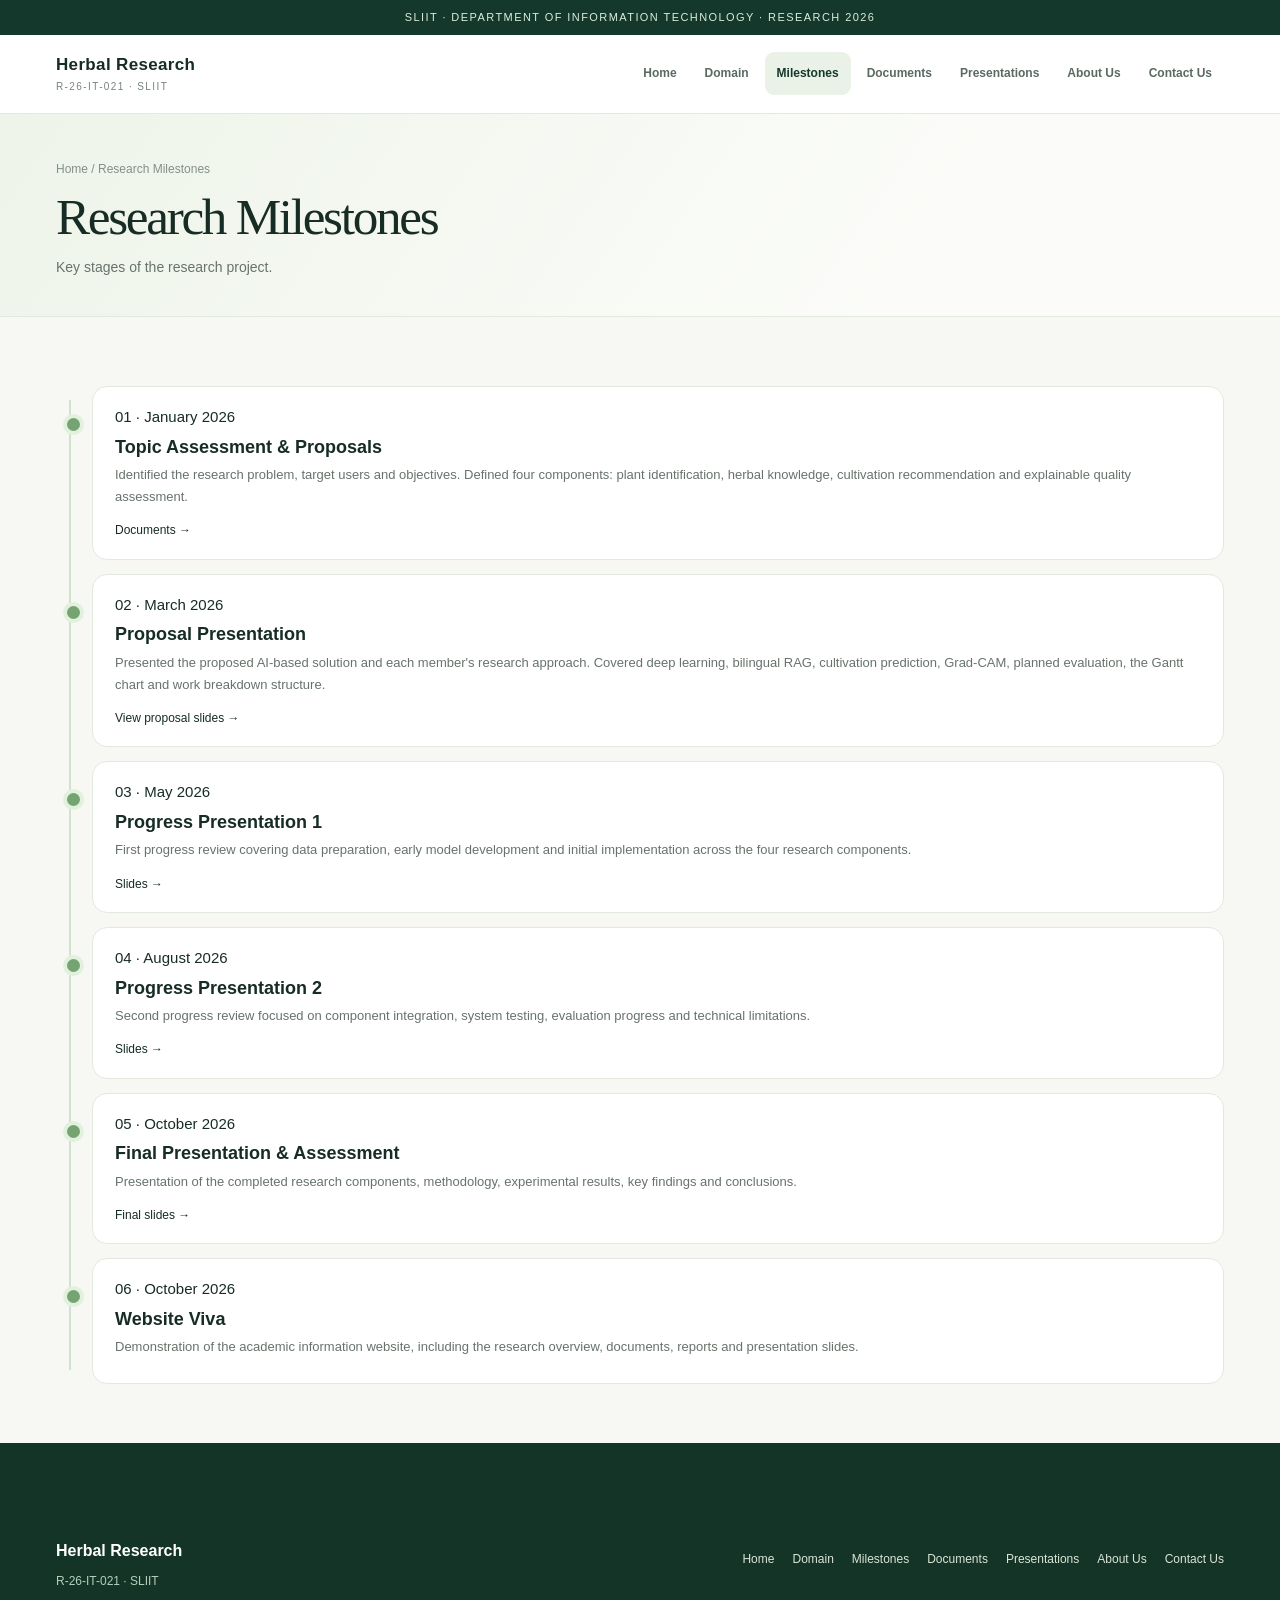
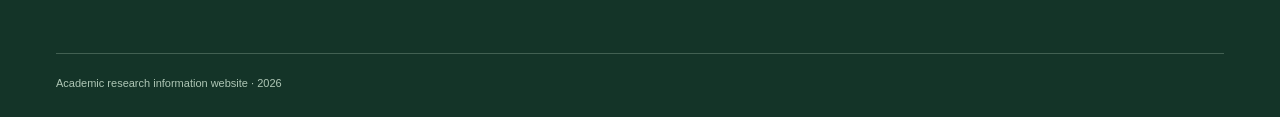
<file: milestones.html>
<!doctype html>
<html lang="en"><head><meta charset="utf-8"><meta name="viewport" content="width=device-width, initial-scale=1">
<meta name="theme-color" content="#15382d"><meta name="description" content="Research information website for project R-26-IT-021, SLIIT.">
<title>Milestones | Herbal Research</title><link rel="icon" href="assets/favicon.svg" type="image/svg+xml"><link rel="stylesheet" href="assets/styles.css"></head>
<body data-page="milestones"><div id="site-nav"></div><main id="main-content"><section class="page-hero"><div class="container"><div class="breadcrumb"><a href="index.html">Home</a> / Research Milestones</div><h1 class="serif">Research Milestones</h1><p>Key stages of the research project.</p></div></section>
<section class="section compact"><div class="container"><div class="timeline">

<article class="timeline-item">
  <span class="tag">01 · January 2026</span>
  <h3>Topic Assessment &amp; Proposals</h3>
  <p>
    Identified the research problem, target users and objectives.
    Defined four components: plant identification, herbal knowledge,
    cultivation recommendation and explainable quality assessment.
  </p>
  <a class="text-link" href="documents.html">
    Documents →
  </a>
</article>

<article class="timeline-item">
  <span class="tag">02 · March 2026</span>
  <h3>Proposal Presentation</h3>
  <p>
    Presented the proposed AI-based solution and each member's
    research approach. Covered deep learning, bilingual RAG,
    cultivation prediction, Grad-CAM, planned evaluation,
    the Gantt chart and work breakdown structure.
  </p>
  <a class="text-link" href="presentations.html#proposal">
    View proposal slides →
  </a>
</article>

<article class="timeline-item">
  <span class="tag">03 · May 2026</span>
  <h3>Progress Presentation 1</h3>
  <p>
    First progress review covering data preparation, early model
    development and initial implementation across the four
    research components.
  </p>
  <a class="text-link" href="presentations.html#progress-1">
    Slides →
  </a>
</article>

<article class="timeline-item">
  <span class="tag">04 · August 2026</span>
  <h3>Progress Presentation 2</h3>
  <p>
    Second progress review focused on component integration,
    system testing, evaluation progress and technical limitations.
  </p>
  <a class="text-link" href="presentations.html#progress-2">
    Slides →
  </a>
</article>

<article class="timeline-item">
  <span class="tag">05 · October 2026</span>
  <h3>Final Presentation &amp; Assessment</h3>
  <p>
    Presentation of the completed research components,
    methodology, experimental results, key findings
    and conclusions.
  </p>
  <a class="text-link" href="presentations.html#final">
    Final slides →
  </a>
</article>

<article class="timeline-item">
  <span class="tag">06 · October 2026</span>
  <h3>Website Viva</h3>
  <p>
    Demonstration of the academic information website,
    including the research overview, documents,
    reports and presentation slides.
  </p>
</article>
</div></div></section></main><div id="site-footer"></div><script src="assets/site.js"></script></body></html>
</file>
<file: assets/styles.css>
:root {
    --ink: #172c25;
    --muted: #66736b;
    --green: #204a37;
    --deep: #15382d;
    --lime: #d1dfb3;
    --cream: #f7f8f3;
    --line: #e2e9df;
    --white: #fff;
    --shadow: 0 20px 55px rgba(26,55,38,.08);
}
* {
    box-sizing: border-box;
}
html {
    scroll-behavior: smooth;
}
body {
    margin: 0;
    color: var(--ink);
    background: var(--cream);
    font: 15px/1.7 -apple-system,BlinkMacSystemFont,"Segoe UI",Arial,sans-serif;
}
button,input,select {
    font: inherit;
}
a {
    color: inherit;
    text-decoration: none;
}
button {
    cursor: pointer;
}
a:focus-visible,button:focus-visible,input:focus-visible,select:focus-visible {
    outline: 3px solid #9fb98d;
    outline-offset: 3px;
}
img {
    max-width: 100%;
}
.container {
    width: min(1168px,calc(100% - 64px));
    margin: auto;
}
.topbar {
    background: #15382d;
    color: #dbedda;
    text-align: center;
    font-size: 11px;
    letter-spacing: .13em;
    padding: 8px 12px;
    text-transform: uppercase;
}
.site-header {
    position: sticky;
    top: 0;
    z-index: 30;
    background: rgba(255,255,255,.96);
    backdrop-filter: blur(16px);
    border-bottom: 1px solid var(--line);
}
.nav-wrap {
    display: flex;
    align-items: center;
    gap: 26px;
    min-height: 78px;
}
.brand {
    display: flex;
    align-items: center;
    gap: 11px;
    flex-shrink: 0;
}
.brand-emblem {
    width: 43px;
    height: 43px;
    border-radius: 13px;
    display: grid;
    place-items: center;
    background: #e8f0e5;
    font-size: 25px;
    color: #20553b;
}
.brand-text {
    display: grid;
    line-height: 1.18;
}
.brand-text strong {
    font-size: 14px;
    letter-spacing: .02em;
}
.brand-text small {
    font-size: 10px;
    color: #76847a;
    letter-spacing: .14em;
    margin-top: 6px;
}
.nav-links {
    display: flex;
    align-items: center;
    justify-content: flex-end;
    gap: 4px;
    margin-left: auto;
}
.nav-links a {
    font-size: 12px;
    font-weight: 650;
    color: #5b6a61;
    padding: 11px 12px;
    border-radius: 9px;
    transition: .2s;
}
.nav-links a:hover,.nav-links a.active {
    background: #eaf1e6;
    color: var(--deep);
}
.nav-cta {
    font-size: 12px;
    font-weight: 750;
    background: var(--deep);
    color: white;
    border-radius: 10px;
    padding: 11px 15px;
    white-space: nowrap;
}
.menu-toggle {
    display: none;
    background: transparent;
    border: 0;
    font-size: 24px;
    margin-left: auto;
}
.eyebrow {
    color: #628366;
    font-size: 11px;
    font-weight: 800;
    letter-spacing: .20em;
    text-transform: uppercase;
}
.eyebrow.light {
    color: #c6ddb8;
}
.serif {
    font-family: Georgia,"Times New Roman",serif;
    letter-spacing: -.045em;
    font-weight: 500;
}
h1,h2,h3,p {
    margin-top: 0;
}
h1 {
    font-size: clamp(38px,4.7vw,69px);
    line-height: 1.09;
}
h2 {
    font-size: clamp(30px,3.4vw,48px);
    line-height: 1.16;
}
h3 {
    font-size: 20px;
    line-height: 1.25;
}
p {
    color: #67736b;
}
.lead {
    font-size: 16px;
    line-height: 1.85;
    max-width: 690px;
}
.small {
    font-size: 12px;
}
.muted {
    color: var(--muted);
}
.section {
    padding: 85px 0;
}
.section.compact {
    padding: 58px 0;
}
.section.alt {
    background: #eff3eb;
}
.section-heading {
    display: flex;
    align-items: end;
    justify-content: space-between;
    gap: 18px;
    margin-bottom: 29px;
}
.section-heading h2 {
    margin: 7px 0 0;
}
.section-heading p {
    margin: 0;
    max-width: 440px;
}
.hero {
    padding: 66px 0 86px;
    overflow: hidden;
    background: radial-gradient(ellipse at 23% 48%,#f5f5e8,transparent 52%),#fcfdf9;
}
.hero-grid {
    display: grid;
    grid-template-columns: 1.09fr .91fr;
    gap: 60px;
    align-items: center;
}
.hero-copy h1 {
    margin: 18px 0 22px;
}
.hero-copy h1 em {
    color: #507b55;
    font-style: normal;
}
.hero-copy .lead {
    max-width: 580px;
}
.button-row {
    display: flex;
    gap: 12px;
    flex-wrap: wrap;
    margin-top: 29px;
}
.btn {
    display: inline-flex;
    align-items: center;
    justify-content: center;
    gap: 8px;
    padding: 12px 19px;
    font-size: 13px;
    font-weight: 750;
    border-radius: 10px;
    border: 1px solid transparent;
    transition: .15s;
    line-height: 1.5;
    white-space: nowrap;
}
.btn:hover {
    transform: translateY(-1px);
}
.btn.primary {
    background: var(--deep);
    color: #fff;
}
.btn.secondary {
    border-color: #d5e0d2;
    background: #fff;
    color: var(--green);
}
.btn.soft {
    background: #e9f0e5;
    color: var(--green);
}
.btn:disabled {
    background: #f3f5f1;
    border-color: #e2e9df;
    color: #9ba59b;
    cursor: not-allowed;
    transform: none;
}
.hero-visual {
    position: relative;
}
.hero-art {
    width: 100%;
    display: block;
    aspect-ratio: 680/720;
    object-fit: cover;
    border-radius: 19px;
    box-shadow: 0 30px 70px rgba(15,55,35,.19);
}
.float-card {
    position: absolute;
    left: -42px;
    bottom: 52px;
    background: #fff;
    padding: 16px 18px;
    box-shadow: 0 17px 45px #102f272e;
    border-radius: 14px;
    display: flex;
    align-items: center;
    gap: 13px;
}
.float-icon {
    width: 39px;
    height: 39px;
    background: #eaf3df;
    border-radius: 12px;
    display: grid;
    place-items: center;
    font-size: 22px;
}
.float-card strong {
    display: block;
    font-size: 14px;
}
.float-card small {
    font-size: 11px;
    color: var(--muted);
}
.hero-metrics {
    display: flex;
    gap: 38px;
    flex-wrap: wrap;
    margin-top: 38px;
}
.metric strong {
    font-family: Georgia,serif;
    display: block;
    font-size: 32px;
    line-height: 1.05;
    color: #275139;
}
.metric small {
    font-size: 11px;
    letter-spacing: .06em;
    color: #819084;
}
.card-grid {
    display: grid;
    grid-template-columns: repeat(4,minmax(0,1fr));
    gap: 17px;
}
.card {
    background: #fff;
    border: 1px solid var(--line);
    border-radius: 17px;
    padding: 26px;
    box-shadow: 0 7px 24px rgba(16,49,28,.02);
}
.card h3 {
    margin: 15px 0 10px;
}
.card p {
    font-size: 13px;
    line-height: 1.75;
    margin-bottom: 13px;
}
.card .tag {
    font-size: 10px;
    letter-spacing: .10em;
    color: #50815a;
    font-weight: 750;
    text-transform: uppercase;
}
.card .text-link {
    font-size: 12px;
    color: #34644d;
    font-weight: 800;
}
.icon-circle {
    width: 50px;
    height: 50px;
    border-radius: 14px;
    display: grid;
    place-items: center;
    background: #ecf3e9;
    font-size: 25px;
}
.text-center {
    text-align: center;
}
.max-text {
    max-width: 770px;
    margin-left: auto;
    margin-right: auto;
}
.quote-band {
    background: #1a4232;
    color: white;
    border-radius: 25px;
    padding: 50px;
    display: flex;
    align-items: center;
    justify-content: space-between;
    gap: 40px;
}
.quote-band h2 {
    font-size: 36px;
    max-width: 560px;
    margin: 12px 0 0;
}
.quote-band p {
    color: #d0e2d2;
    max-width: 385px;
}
.page-hero {
    padding: 67px 0 54px;
    background: linear-gradient(125deg,#eef4e9,#fbfcf9 70%);
    border-bottom: 1px solid var(--line);
}
.page-hero h1 {
    font-size: clamp(37px,4.3vw,60px);
    margin: 13px 0;
}
.page-hero p {
    max-width: 740px;
    font-size: 16px;
    line-height: 1.8;
}
.page-kicker {
    font-size: 12px;
    color: #64836c;
    font-weight: 700;
    letter-spacing: .11em;
    text-transform: uppercase;
}
.breadcrumb {
    font-size: 12px;
    color: #829086;
}
.breadcrumb a:hover {
    color: #2e714d;
}
.content-grid {
    display: grid;
    grid-template-columns: 235px minmax(0,1fr);
    gap: 40px;
    align-items: start;
}
.side-menu {
    position: sticky;
    top: 105px;
    border: 1px solid var(--line);
    background: #fff;
    border-radius: 15px;
    padding: 16px;
}
.side-menu small {
    display: block;
    padding: 12px;
    font-weight: 800;
    letter-spacing: .1em;
    color: #879788;
}
.side-menu a {
    display: block;
    padding: 10px 13px;
    color: #5f7266;
    border-radius: 8px;
    font-size: 12px;
    font-weight: 650;
}
.side-menu a:hover {
    background: #ecf3e9;
    color: var(--deep);
}
.article-section {
    scroll-margin-top: 110px;
    padding-bottom: 32px;
    margin-bottom: 38px;
    border-bottom: 1px solid #e1e9dd;
}
.article-section:last-child {
    border: 0;
    margin-bottom: 0;
}
.article-section h2 {
    font-size: 32px;
    margin: 9px 0 18px;
}
.article-section p {
    line-height: 1.85;
}
.soft-panel {
    padding: 25px;
    background: #edf4e9;
    border: 1px solid #dcebd5;
    border-radius: 14px;
}
.soft-panel p:last-child {
    margin: 0;
}
.two-col {
    display: grid;
    grid-template-columns: repeat(2,minmax(0,1fr));
    gap: 18px;
}
.pill-row {
    display: flex;
    flex-wrap: wrap;
    gap: 9px;
    margin-top: 18px;
}
.pill {
    font-size: 11px;
    font-weight: 750;
    letter-spacing: .02em;
    padding: 8px 12px;
    color: #46634c;
    background: #eaf2e5;
    border-radius: 99px;
}
.method-steps {
    display: grid;
    grid-template-columns: repeat(4,minmax(0,1fr));
    gap: 13px;
    margin-top: 24px;
}
.method-step {
    background: #fff;
    border: 1px solid var(--line);
    border-radius: 12px;
    padding: 19px;
}
.method-step .stepnum {
    font-size: 12px;
    color: #5c905e;
    font-weight: 800;
}
.method-step strong {
    display: block;
    font-size: 13px;
    margin: 10px 0 6px;
}
.method-step p {
    font-size: 12px;
    margin: 0;
}
.result-stats {
    display: grid;
    grid-template-columns: repeat(3,minmax(0,1fr));
    gap: 14px;
    margin: 18px 0;
}
.result-stat {
    background: white;
    padding: 22px;
    border: 1px solid var(--line);
    border-radius: 14px;
}
.result-stat strong {
    font: 34px Georgia,serif;
    color: #28563a;
    display: block;
}
.result-stat span {
    font-size: 12px;
    color: #758278;
}
.notice {
    background: #fff9e8;
    border: 1px solid #ede1bb;
    border-radius: 12px;
    padding: 15px 19px;
    font-size: 12px;
    color: #736646;
}
.timeline {
    position: relative;
    margin-top: 24px;
    padding-left: 36px;
}
.timeline:before {
    content: "";
    position: absolute;
    top: 14px;
    bottom: 14px;
    left: 13px;
    width: 2px;
    background: #d1e3ce;
}
.timeline-item {
    position: relative;
    margin: 0 0 22px;
    background: #fff;
    border: 1px solid var(--line);
    padding: 22px 25px;
    border-radius: 15px;
}
.timeline-item:before {
    content: "";
    position: absolute;
    width: 13px;
    height: 13px;
    left: -30px;
    top: 27px;
    border-radius: 50%;
    background: #75a472;
    border: 4px solid #e2f0de;
    box-sizing: content-box;
}
.timeline-item h3 {
    font-size: 19px;
    margin: 0 0 9px;
}
.timeline-item p {
    font-size: 13px;
    margin: 0;
}
.timeline-meta {
    display: flex;
    gap: 9px;
    flex-wrap: wrap;
    margin: 10px 0 15px;
}
.status {
    display: inline-block;
    font-size: 10px;
    font-weight: 800;
    letter-spacing: .06em;
    text-transform: uppercase;
    padding: 6px 10px;
    border-radius: 99px;
    background: #e6f3e7;
    color: #447b51;
}
.status.pending {
    background: #f1f2ed;
    color: #7a847a;
}
.status.paper {
    background: #eff2ff;
    color: #63709e;
}
.doc-tools {
    display: flex;
    gap: 12px;
    align-items: center;
    flex-wrap: wrap;
    margin-bottom: 27px;
}
.search-input {
    border: 1px solid #dce6da;
    border-radius: 11px;
    background: #fff;
    padding: 12px 17px;
    min-width: 270px;
    flex: 1;
    max-width: 415px;
    outline-color: #7ca682;
}
.filter-btn {
    border: 1px solid #dbe5d8;
    background: #fff;
    border-radius: 9px;
    font-size: 12px;
    color: #657568;
    padding: 10px 14px;
}
.filter-btn.active {
    color: #fff;
    border-color: var(--deep);
    background: var(--deep);
}
.doc-grid {
    display: grid;
    grid-template-columns: repeat(2,minmax(0,1fr));
    gap: 17px;
}
.doc-card {
    display: flex;
    gap: 16px;
    background: #fff;
    border: 1px solid var(--line);
    border-radius: 15px;
    padding: 22px;
    min-height: 195px;
}
.doc-icon {
    flex: 0 0 48px;
    height: 50px;
    border-radius: 13px;
    background: #eff3e9;
    display: grid;
    place-items: center;
    font-size: 22px;
}
.doc-icon.slides {
    background: #fff0e8;
}
.doc-main {
    flex: 1;
    min-width: 0;
}
.doc-main h3 {
    font-size: 16px;
    line-height: 1.4;
    margin: 5px 0 8px;
}
.doc-main p {
    font-size: 12px;
    margin-bottom: 13px;
}
.doc-actions {
    display: flex;
    flex-wrap: wrap;
    gap: 8px;
    margin-top: 12px;
}
.doc-actions .btn {
    font-size: 11px;
    padding: 8px 12px;
}
.empty-state {
    border: 1px dashed #d6e2d3;
    text-align: center;
    padding: 50px 20px;
    border-radius: 16px;
    color: #879286;
}
.profiles {
    display: grid;
    grid-template-columns: repeat(4,minmax(0,1fr));
    gap: 17px;
}
.profile-card {
    overflow: hidden;
    border: 1px solid var(--line);
    border-radius: 18px;
    background: #fff;
}
.profile-photo {
    height: 210px;
    background: linear-gradient(135deg,#dee8d8,#b4cbb3);
    display: grid;
    place-items: center;
    position: relative;
    overflow: hidden;
}
.profile-photo img {
    width: 100%;
    height: 100%;
    object-fit: cover;
    display: block;
}
.profile-photo .person {
    font-size: 83px;
    opacity: .34;
    color: #28553a;
    line-height: 1;
}
.photo-note {
    position: absolute;
    bottom: 13px;
    left: 50%;
    transform: translateX(-50%);
    background: #ffffffd9;
    white-space: nowrap;
    padding: 5px 10px;
    font-size: 10px;
    color: #52705b;
    border-radius: 99px;
}
.profile-body {
    padding: 20px 20px 23px;
}
.profile-body h3 {
    font-size: 17px;
    line-height: 1.35;
    margin: 6px 0 7px;
}
.profile-body p {
    font-size: 12px;
    margin: 0;
}
.profile-body .role {
    font-size: 11px;
    color: #52785b;
    font-weight: 800;
    text-transform: uppercase;
    letter-spacing: .04em;
    margin: 13px 0 7px;
}
.supervisor-grid {
    display: grid;
    grid-template-columns: repeat(2,minmax(0,1fr));
    gap: 20px;
    max-width: 780px;
    margin: auto;
}
.supervisor-card {
    display: flex;
    align-items: center;
    gap: 20px;
    background: #fff;
    border: 1px solid var(--line);
    border-radius: 16px;
    padding: 20px;
}
.supervisor-card .profile-photo {
    height: 108px;
    min-width: 108px;
    width: 108px;
    border-radius: 12px;
}
.supervisor-card .person {
    font-size: 52px;
}
.supervisor-card h3 {
    font-size: 18px;
    margin: 5px 0;
}
.contact-grid {
    display: grid;
    grid-template-columns: 1fr 1fr;
    gap: 24px;
}
.contact-card {
    background: #fff;
    border: 1px solid var(--line);
    border-radius: 17px;
    padding: 30px;
}
.contact-card h3 {
    margin: 13px 0;
}
.contact-line {
    display: flex;
    gap: 12px;
    margin: 17px 0;
    color: #556f5c;
    font-size: 14px;
}
.footer {
    background: #143428;
    color: #d5e2d4;
    padding: 54px 0 24px;
    margin-top: 0;
}
.footer-grid {
    display: grid;
    grid-template-columns: 1.5fr 1fr 1fr;
    gap: 40px;
}
.footer p,.footer small {
    color: #bacfc0;
}
.footer .brand-text small {
    color: #c5d6c6;
}
.footer a {
    font-size: 12px;
    display: block;
    margin-bottom: 10px;
    color: #cfddcf;
}
.footer a:hover {
    color: #fff;
}
.footer h4 {
    color: white;
    margin: 0 0 15px;
}
.footer-bottom {
    border-top: 1px solid #426052;
    margin-top: 40px;
    padding-top: 20px;
    display: flex;
    gap: 20px;
    justify-content: space-between;
    color: #aec6b5;
    font-size: 11px;
}
.viewer {
    width: min(1050px,calc(100vw - 30px));
    max-width: none;
    height: min(89vh,950px);
    max-height: none;
    border: 0;
    border-radius: 15px;
    padding: 0;
    box-shadow: 0 24px 90px #001d18aa;
    overflow: hidden;
}
.viewer::backdrop {
    background: #0f211bdd;
}
.viewer-head {
    padding: 12px 18px;
    background: #fff;
    border-bottom: 1px solid #dfe7df;
    display: flex;
    justify-content: space-between;
    align-items: center;
    gap: 8px;
}
.viewer-head strong {
    white-space: nowrap;
    overflow: hidden;
    text-overflow: ellipsis;
    font-size: 13px;
}
.viewer iframe {
    width: 100%;
    height: calc(100% - 57px);
    border: none;
    background: #f0f2ec;
}
.viewer-close {
    font-size: 12px;
    background: #e9f0e6;
    color: #19492d;
    border: 0;
    border-radius: 8px;
    padding: 8px 12px;
}
.mobile-warning {
    display: none;
}
.file-note {
    font-size: 12px;
    background: #edf3e9;
    border-radius: 10px;
    padding: 13px 16px;
    color: #597360;
}
.cta-container {
    padding-bottom: 83px;
}
.info-line {
    font-size: 11px;
    color: #839286;
}
.wide-result {
    border: 1px solid #dbe8d8;
    border-radius: 18px;
    background: linear-gradient(110deg,#e6f1e6,#fff);
    padding: 28px;
}
.wide-result h3 {
    margin: 7px 0;
}
.badge-count {
    display: inline-block;
    background: #e7f0e4;
    color: #487351;
    border-radius: 99px;
    font-size: 11px;
    padding: 5px 12px;
    font-weight: 800;
}
@media (max-width:1100px) {
    .nav-links a {
        padding: 10px 8px;
        font-size: 11px;
    }
    .card-grid {
        grid-template-columns: repeat(2,minmax(0,1fr));
    }
    .profiles {
        grid-template-columns: repeat(2,minmax(0,1fr));
    }
    .hero-grid {
        gap: 34px;
    }
    .float-card {
        left: -15px;
    }
    .method-steps {
        grid-template-columns: repeat(2,minmax(0,1fr));
    }
}
@media (max-width:820px) {
    .nav-wrap {
        min-height: 67px;
    }
    .menu-toggle {
        display: block;
    }
    .nav-cta {
        display: none;
    }
    .nav-links {
        display: none;
        position: absolute;
        left: 0;
        right: 0;
        top: 67px;
        background: #fff;
        padding: 13px 25px 21px;
        box-shadow: var(--shadow);
        border-top: 1px solid var(--line);
        flex-direction: column;
        align-items: stretch;
        gap: 2px;
    }
    .nav-links.open {
        display: flex;
    }
    .nav-links a {
        font-size: 14px;
    }
    .hero-grid {
        grid-template-columns: 1fr;
    }
    .hero-visual {
        max-width: 500px;
        margin: 0 auto;
    }
    .hero-art {
        max-height: 460px;
        object-fit: cover;
    }
    .hero-copy {
        text-align: center;
    }
    .hero-copy .lead {
        margin: auto;
    }
    .button-row,.hero-metrics {
        justify-content: center;
    }
    .content-grid {
        grid-template-columns: 1fr;
    }
    .side-menu {
        position: static;
        display: flex;
        flex-wrap: wrap;
        gap: 5px;
    }
    .side-menu small {
        width: 100%;
        padding: 6px;
    }
    .side-menu a {
        font-size: 11px;
    }
    .doc-grid {
        grid-template-columns: 1fr;
    }
    .footer-grid {
        grid-template-columns: 1fr 1fr;
    }
    .footer-grid>div:first-child {
        grid-column: 1/-1;
    }
    .contact-grid {
        grid-template-columns: 1fr;
    }
}
@media (max-width:560px) {
    .container {
        width: min(100% - 34px,1168px);
    }
    .topbar {
        font-size: 9px;
    }
    .brand-text strong {
        font-size: 12px;
    }
    .brand-text small {
        font-size: 9px;
    }
    .hero {
        padding: 44px 0 58px;
    }
    .hero h1 {
        font-size: 39px;
    }
    .hero-metrics {
        gap: 20px;
    }
    .metric strong {
        font-size: 25px;
    }
    .float-card {
        left: 9px;
        bottom: 16px;
        padding: 11px;
    }
    .float-card small {
        font-size: 9px;
    }
    .section {
        padding: 56px 0;
    }
    .section.compact {
        padding: 36px 0;
    }
    .section-heading {
        display: block;
    }
    .section-heading p {
        margin-top: 15px;
    }
    .card-grid,.profiles,.supervisor-grid,.two-col,.method-steps,.result-stats {
        grid-template-columns: 1fr;
    }
    .quote-band {
        display: block;
        padding: 30px;
    }
    .quote-band h2 {
        font-size: 28px;
    }
    .page-hero {
        padding: 48px 0 36px;
    }
    .page-hero h1 {
        font-size: 39px;
    }
    .article-section h2 {
        font-size: 28px;
    }
    .supervisor-card {
        flex-direction: column;
        text-align: center;
    }
    .footer-grid {
        grid-template-columns: 1fr;
    }
    .footer-grid>div:first-child {
        grid-column: auto;
    }
    .footer-bottom {
        display: block;
    }
    .doc-card {
        padding: 17px;
        gap: 12px;
    }
    .doc-tools {
        align-items: stretch;
    }
    .search-input {
        min-width: 100%;
        max-width: none;
    }
    .profile-photo {
        height: 250px;
    }
}
[hidden] {
    display: none !important;
}
/* Classic design: Contact Us form and four-member directory */
.contact-card {
    align-self: start;
}
.contact-member {
    display: flex;
    gap: 13px;
    padding: 14px 0;
    border-bottom: 1px solid var(--line);
    align-items: flex-start;
}
.contact-member:last-child {
    border-bottom: 0;
}
.member-counter {
    display: grid;
    place-items: center;
    flex: 0 0 35px;
    height: 35px;
    border-radius: 11px;
    background: #eaf3e8;
    color: #305d43;
    font-size: 12px;
    font-weight: 800;
}
.contact-member>div {
    min-width: 0;
}
.contact-member strong {
    display: block;
    color: #243d2f;
    font-size: 14px;
    line-height: 1.5;
}
.contact-member small {
    display: block;
    font-size: 11px;
    color: #7b8a7e;
    margin: 3px 0 4px;
}
.contact-member a {
    display: inline-block;
    font-size: 12px;
    color: #317555;
    text-decoration: underline;
    overflow-wrap: anywhere;
}
.contact-member .unavailable {
    font-size: 11px;
    color: #89948a;
}
.contact-form .form-row {
    display: grid;
    grid-template-columns: 1fr 1fr;
    gap: 13px;
}
.contact-form .form-field {
    margin-bottom: 15px;
}
.contact-form label {
    display: block;
    font-size: 12px;
    font-weight: 700;
    color: #3c5847;
    margin-bottom: 7px;
}
.contact-form input,.contact-form textarea,.contact-form select {
    width: 100%;
    display: block;
    min-height: 45px;
    padding: 11px 13px;
    border: 1px solid #d9e3d8;
    border-radius: 9px;
    background: #fff;
    color: #254231;
    font: inherit;
    font-size: 13px;
}
.contact-form input:focus,.contact-form select:focus,.contact-form textarea:focus {
    outline: 2px solid #7fb394;
    outline-offset: 1px;
}
.contact-form textarea {
    min-height: 138px;
    resize: vertical;
}
.contact-form .send-btn {
    width: 100%;
    justify-content: center;
    min-height: 46px;
}
.form-message {
    font-size: 12px;
    min-height: 18px;
    margin: 10px 0 0;
}
.form-message.error {
    color: #9d3a2d;
}
.form-message.success {
    color: #256641;
}
.form-note {
    font-size: 11px;
    color: #788a7b;
    margin: 13px 0 0;
    line-height: 1.6;
}
@media (max-width:610px) {
    .contact-form .form-row {
        grid-template-columns: 1fr;
    }
    .contact-card {
        padding: 22px;
    }
}
/* V3: lighter, more concise layout. */
.section {
    padding: 58px 0;
}
.section.compact {
    padding: 45px 0;
}
.page-hero {
    padding: 45px 0 36px;
}
.page-hero h1 {
    margin: 10px 0;
    font-size: clamp(35px,4vw,52px);
}
.page-hero p {
    margin: 0;
    font-size: 14px;
}
.hero {
    padding: 60px 0;
}
.hero-copy h1 {
    font-size: clamp(40px,4.7vw,63px);
}
.hero-copy .lead {
    line-height: 1.65;
}
.hero-art {
    max-height: 470px;
    object-fit: cover;
}
.hero-metrics {
    margin-top: 28px;
}
.brand-text strong {
    font-size: 17px;
}
.nav-links {
    margin-left: auto;
}
.nav-links a {
    font-size: 12px;
}
.section-heading {
    align-items: center;
}
.section-heading h2 {
    margin: 0;
}
.card {
    padding: 23px;
}
.card h3 {
    font-size: 18px;
}
.card p {
    margin-bottom: 12px;
}
.card-grid .card {
    min-height: 195px;
}
.quick-links {
    display: flex;
    gap: 25px;
    align-items: center;
    justify-content: space-between;
    flex-wrap: wrap;
}
.quick-links h2 {
    margin: 6px 0 0;
}
.side-menu {
    top: 100px;
}
.article-section {
    margin-bottom: 25px;
    padding-bottom: 24px;
}
.article-section h2 {
    font-size: 30px;
    margin: 0 0 12px;
}
.article-section p {
    line-height: 1.65;
}
.article-section .result-stats {
    margin: 18px 0;
}
.compact-cards .card {
    min-height: 128px;
    padding: 19px;
}
.compact-cards .card h3 {
    margin: 10px 0 5px;
}
.compact-cards .card p {
    margin: 0;
}
.timeline-item {
    padding: 17px 22px;
    margin-bottom: 14px;
}
.timeline-item h3 {
    font-size: 18px;
    margin: 6px 0;
}
.timeline-item p {
    margin-bottom: 8px;
}
.timeline-item .text-link {
    font-size: 12px;
}
.doc-card {
    min-height: 145px;
    padding: 18px;
    align-items: start;
}
.doc-main p {
    margin: 0;
}
.doc-main h3 {
    margin-bottom: 7px;
}
.doc-icon {
    flex: 0 0 43px;
    width: 43px;
    height: 43px;
    font-size: 11px;
    font-weight: 800;
    letter-spacing: .08em;
}
.doc-actions {
    margin-top: 13px;
}
.resources-section {
    margin-top: 50px;
}
.report-list {
    display: grid;
    grid-template-columns: 1fr 1fr;
    gap: 10px;
}
.resource-row {
    border: 1px solid var(--line);
    background: #fff;
    border-radius: 12px;
    padding: 15px 17px;
    display: flex;
    align-items: center;
    justify-content: space-between;
    gap: 10px;
    flex-wrap: wrap;
}
.resource-heading {
    display: flex;
    align-items: center;
    gap: 10px;
}
.resource-heading strong {
    font-size: 13px;
    font-weight: 650;
}
.doc-type {
    font-size: 10px;
    background: #edf2e9;
    color: #346449;
    padding: 5px 7px;
    border-radius: 6px;
    font-weight: 800;
}
.resource-row .doc-actions {
    margin: 0;
}
.file-unavailable {
    font-size: 11px;
    color: #88938a;
}
.doc-tools {
    margin-bottom: 24px;
}
.profile-photo {
    height: 176px;
}
.profile-photo .initials {
    font: 500 58px/1 Georgia,serif;
    color: #55735d;
    letter-spacing: -.05em;
}
.profile-body {
    padding: 17px;
}
.profile-body h3 {
    font-size: 16px;
}
.supervisor-grid .profile-photo {
    width: 122px;
    min-width: 122px;
    height: 136px;
}
.supervisor-grid .profile-photo .initials {
    font-size: 42px;
}
.contact-card {
    padding: 26px;
}
.contact-member {
    padding: 12px 0;
}
.contact-form textarea {
    min-height: 112px;
}
.footer-inner {
    display: flex;
    justify-content: space-between;
    align-items: center;
    gap: 25px;
    padding: 40px 0 22px;
}
.footer-inner strong {
    color: #fff;
    font-size: 16px;
}
.footer-inner p {
    font-size: 12px;
    margin: 6px 0 0;
    color: #b6cfba;
}
.footer-inner nav {
    display: flex;
    flex-wrap: wrap;
    gap: 10px 18px;
    max-width: 690px;
    justify-content: flex-end;
}
.footer-inner nav a {
    font-size: 12px;
    color: #dae5d6;
}
.viewer-controls {
    display: flex;
    gap: 8px;
}
@media (max-width:820px) {
    .quick-links {
        align-items: flex-start;
    }
    .report-list {
        grid-template-columns: 1fr;
    }
    .footer-inner {
        flex-direction: column;
        align-items: flex-start;
    }
    .footer-inner nav {
        justify-content: flex-start;
    }
}
@media (max-width:610px) {
    .section {
        padding: 39px 0;
    }
    .section.compact {
        padding: 33px 0;
    }
    .hero {
        padding: 43px 0;
    }
    .hero-copy h1 {
        font-size: 38px;
    }
    .page-hero {
        padding: 34px 0;
    }
    .card-grid .card {
        min-height: 0;
    }
    .compact-cards .card {
        min-height: 0;
    }
    .resource-row {
        align-items: start;
    }
    .doc-card {
        min-height: 0;
    }
    .footer-inner {
        padding: 30px 0 16px;
    }
}
.nav-links a {
    white-space: nowrap;
}
.resources-section .section-heading h2 {
    white-space: nowrap;
}

.home-reports .report-list {
    display: grid;
    grid-template-columns: repeat(2,minmax(0,1fr));
    gap: 15px;
}
.home-reports .doc-card {
    height: 100%;
    margin: 0;
    min-height: 145px;
}
.home-reports .section-heading {
    margin-bottom: 22px;
}
@media (max-width:820px) {
    .home-reports .report-list {
        grid-template-columns: 1fr;
    }
}


.supervisor-grid {
    max-width: 960px;
    grid-template-columns: repeat(2, minmax(0, 1fr));
    gap: 24px;
    margin: 0 auto;
}

.supervisor-card {
    display: flex;
    align-items: center;
    flex-direction: row;
    text-align: left;
    gap: 22px;
    min-height: 242px;
    padding: 18px;
}

.supervisor-card .profile-photo,
.supervisor-grid .profile-photo {
    width: 170px;
    min-width: 170px;
    height: 205px;
    flex: 0 0 170px;
    border-radius: 13px;
    overflow: hidden;
    background: #edf3eb;
}

.supervisor-card .profile-photo img {
    display: block;
    width: 100%;
    height: 100%;
    object-fit: contain;
    object-position: center;
}

.supervisor-card h3 {
    font-size: 17px;
    line-height: 1.35;
    overflow-wrap: anywhere;
}

@media (max-width: 820px) {
    .supervisor-grid {
        grid-template-columns: 1fr;
        max-width: 600px;
    }
}

@media (max-width: 560px) {
    .supervisor-card {
        flex-direction: row;
        text-align: left;
        min-height: 190px;
        gap: 14px;
        padding: 14px;
    }

    .supervisor-card .profile-photo,
    .supervisor-grid .profile-photo {
        width: 122px;
        min-width: 122px;
        height: 160px;
        flex-basis: 122px;
    }

    .supervisor-card h3 {
        font-size: 15px;
    }
}
</file>
